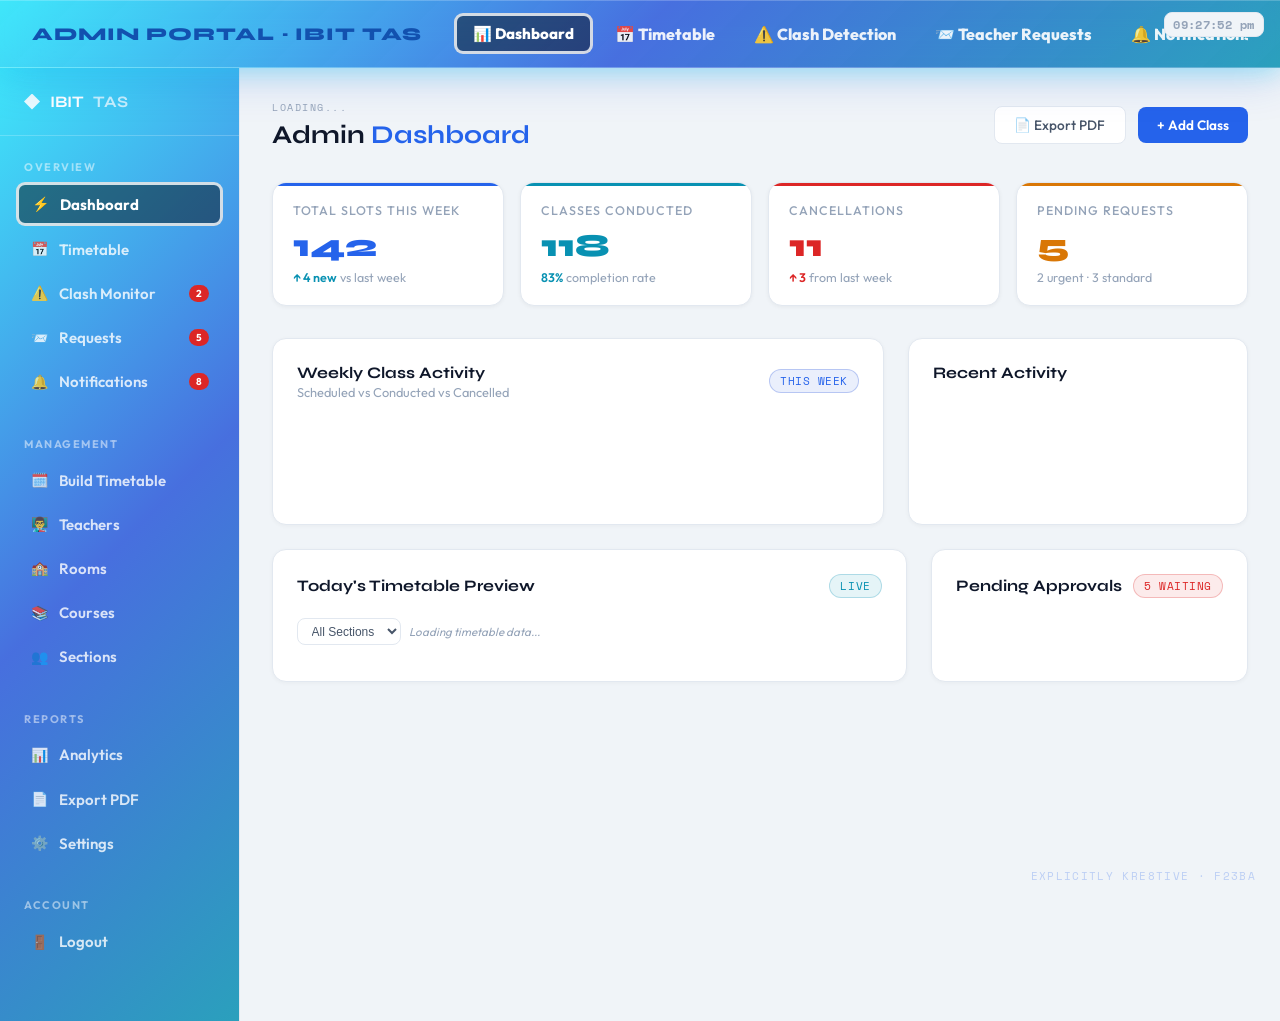
<file: admin.html>
<!DOCTYPE html>
<html lang="en">
<head>
<meta charset="UTF-8">
<meta name="viewport" content="width=device-width, initial-scale=1.0">
<title>Admin Portal - IBIT Timetable Automation</title>
<link rel="preconnect" href="https://fonts.googleapis.com">
<link rel="preconnect" href="https://fonts.gstatic.com" crossorigin>
<link href="https://fonts.googleapis.com/css2?family=Syne:wght@400;600;700;800&family=Outfit:wght@300;400;500;600&family=Space+Mono:wght@400;700&display=swap" rel="stylesheet">
<link rel="stylesheet" href="css/styles.css">
</head>
<body>

<div class="ek-watermark">Explicitly Kre8tive · F23BA</div>

<!-- Toast container -->
<div class="toast-container" id="toastContainer"></div>

<!-- Publish modal -->
<div class="modal-overlay" id="publishModal">
  <div class="modal-box">
    <div class="modal-icon">🚀</div>
    <div class="modal-title">Publish Timetable?</div>
    <div class="modal-sub" id="publishModalSub">This will make the timetable live for all students and teachers in the selected section. Notifications will be sent automatically.</div>
    <div class="modal-actions">
      <button class="modal-cancel" onclick="closePublishModal()">Cancel</button>
      <button class="modal-confirm" onclick="confirmPublish()">Yes, Publish</button>
    </div>
  </div>
</div>

<!-- ADMIN TOP NAV -->
<header class="showcase-header" id="adminNav">
  <div class="brand" style="color:#1251af;">Admin Portal · IBIT TAS</div>
  <nav class="page-nav">
    <button class="nav-btn active" onclick="show('dash',this)">📊 Dashboard</button>
    <button class="nav-btn" onclick="show('tt',this)">📅 Timetable</button>
    <button class="nav-btn" onclick="show('clash',this)">⚠️ Clash Detection</button>
    <button class="nav-btn" onclick="show('req',this)">📨 Teacher Requests</button>
    <button class="nav-btn" onclick="show('notif',this)">🔔 Notifications</button>
    <button class="nav-btn" onclick="show('analytics',this)">📈 Analytics</button>
    <button class="nav-btn" onclick="show('makett',this)" style="background:rgba(29,78,216,.25);border-color:rgba(255,255,255,.5);">🗓️ Build Timetable</button>
    <button class="nav-btn" onclick="show('teachers',this)">👥 Teachers</button>
    <button class="nav-btn" onclick="show('rooms',this)">🏫 Rooms</button>
    <button class="nav-btn" onclick="show('courses',this)">📚 Courses</button>
    <button class="nav-btn" onclick="show('sections',this)">👥 Sections</button>
    <button class="nav-btn" onclick="logout()" style="background:rgba(220,38,38,.15);border-color:rgba(220,38,38,.5);">🚪 Logout</button>
  </nav>
</header>

<div class="canvas">

<!-- ADMIN DASHBOARD -->
<div id="dash" class="page active">
  <div class="app-shell">
    <aside class="sidebar">
      <div class="sidebar-logo"><div class="logo-gem-sm"></div>IBIT <span>TAS</span></div>
      <div class="sidebar-section">
        <div class="sidebar-section-label">Overview</div>
        <div class="sidebar-item active" onclick="sidebarNav(this,'dash')"><span class="sidebar-icon">⚡</span> Dashboard</div>
        <div class="sidebar-item" onclick="sidebarNav(this,'tt')"><span class="sidebar-icon">📅</span> Timetable</div>
        <div class="sidebar-item" onclick="sidebarNav(this,'clash')"><span class="sidebar-icon">⚠️</span> Clash Monitor <span class="sidebar-badge" id="clashCount">2</span></div>
        <div class="sidebar-item" onclick="sidebarNav(this,'req')"><span class="sidebar-icon">📨</span> Requests <span class="sidebar-badge" id="reqCount">5</span></div>
        <div class="sidebar-item" onclick="sidebarNav(this,'notif')"><span class="sidebar-icon">🔔</span> Notifications <span class="sidebar-badge" id="notifCount">8</span></div>
      </div>
      <div class="sidebar-section">
        <div class="sidebar-section-label">Management</div>
        <div class="sidebar-item" onclick="sidebarNav(this,'makett')"><span class="sidebar-icon">🗓️</span> Build Timetable</div>
        <div class="sidebar-item" onclick="sidebarNav(this,'teachers')"><span class="sidebar-icon">👨‍🏫</span> Teachers</div>
        <div class="sidebar-item" onclick="sidebarNav(this,'rooms')"><span class="sidebar-icon">🏫</span> Rooms</div>
        <div class="sidebar-item" onclick="sidebarNav(this,'courses')"><span class="sidebar-icon">📚</span> Courses</div>
        <div class="sidebar-item" onclick="sidebarNav(this,'sections')"><span class="sidebar-icon">👥</span> Sections</div>
      </div>
      <div class="sidebar-section">
        <div class="sidebar-section-label">Reports</div>
        <div class="sidebar-item" onclick="sidebarNav(this,'analytics')"><span class="sidebar-icon">📊</span> Analytics</div>
        <div class="sidebar-item" onclick="exportPDF()"><span class="sidebar-icon">📄</span> Export PDF</div>
        <div class="sidebar-item" onclick="comingSoon('Settings')"><span class="sidebar-icon">⚙️</span> Settings</div>
      </div>
      <div class="sidebar-section">
        <div class="sidebar-section-label">Account</div>
        <div class="sidebar-item" onclick="logout()">
          <span class="sidebar-icon">🚪</span> Logout
        </div>
      </div>
    </aside>
    <main class="main-content">
      <div class="main-header">
        <div>
          <div class="section-label" id="currentDate">Loading...</div>
          <h1 class="page-title">Admin <span>Dashboard</span></h1>
        </div>
        <div class="header-actions">
          <button class="btn btn-ghost" onclick="exportPDF()">📄 Export PDF</button>
          <button class="btn btn-primary" onclick="goPage('makett')">+ Add Class</button>
        </div>
      </div>
      <div class="stat-grid">
        <div class="stat-card gold">
          <div class="stat-label">Total Slots This Week</div>
          <div class="stat-value" style="color:var(--gold-lt)" id="totalSlots">142</div>
          <div class="stat-sub"><span class="stat-trend trend-up">↑ 4 new</span> vs last week</div>
        </div>
        <div class="stat-card teal">
          <div class="stat-label">Classes Conducted</div>
          <div class="stat-value" style="color:var(--teal)" id="conductedClasses">118</div>
          <div class="stat-sub"><span class="stat-trend trend-up">83%</span> completion rate</div>
        </div>
        <div class="stat-card coral">
          <div class="stat-label">Cancellations</div>
          <div class="stat-value" style="color:var(--coral)" id="cancellations">11</div>
          <div class="stat-sub"><span class="stat-trend trend-dn">↑ 3</span> from last week</div>
        </div>
        <div class="stat-card amber">
          <div class="stat-label">Pending Requests</div>
          <div class="stat-value" style="color:var(--amber)" id="pendingRequests">5</div>
          <div class="stat-sub">2 urgent · 3 standard</div>
        </div>
      </div>
      <div class="dash-grid">
        <div class="card">
          <div class="card-header">
            <div>
              <div class="card-title">Weekly Class Activity</div>
              <div class="card-sub">Scheduled vs Conducted vs Cancelled</div>
            </div>
            <span class="pill pill-gold">This Week</span>
          </div>
          <div class="mini-chart" id="weeklyChart">
            <!-- Chart will be populated dynamically -->
          </div>
        </div>
        <div class="card">
          <div class="card-header">
            <div class="card-title">Recent Activity</div>
          </div>
          <div class="activity-list" id="recentActivity">
            <!-- Activity will be populated dynamically -->
          </div>
        </div>
      </div>
      <div class="bottom-grid">
        <div class="card">
          <div class="card-header">
            <div class="card-title">Today's Timetable Preview</div>
            <span class="pill pill-teal" id="ttPreviewPill">Live</span>
          </div>
          <div style="display:flex;gap:.5rem;margin-bottom:.75rem;flex-wrap:wrap;align-items:center">
            <select id="dashPreviewSection" style="font-size:.75rem;padding:.3rem .6rem;border:1.5px solid #E2E8F0;border-radius:8px;color:var(--text2);background:#fff;cursor:pointer;outline:none" onchange="renderDashTTPreview()">
              <option value="all">All Sections</option>
            </select>
            <span id="dashPreviewStatus" style="font-size:.72rem;color:var(--text3);font-style:italic">Loading timetable data...</span>
          </div>
          <div style="overflow-x:auto">
            <table class="mini-tt" id="dashTTPreviewTable">
              <!-- Timetable preview will be populated dynamically -->
            </table>
          </div>
        </div>
        <div class="card">
          <div class="card-header">
            <div class="card-title">Pending Approvals</div>
            <span class="pill pill-coral" id="pendingCount">5 waiting</span>
          </div>
          <div class="req-list" id="pendingApprovals">
            <!-- Pending requests will be populated dynamically -->
          </div>
        </div>
      </div>
    </main>
  </div>
</div>

<!-- Include other page sections (tt, clash, req, etc.) here -->
<!-- These would be similar to the original but adapted for admin role -->

</div>

<!-- Scripts -->
<script src="js/api.js"></script>
<script src="js/api-integration.js"></script>
<script src="js/app-state.js"></script>
<script src="js/data.js"></script>
<script src="js/helpers.js"></script>
<script src="js/toast.js"></script>
<script src="js/export-pdf.js"></script>
<script src="js/notifications.js"></script>
<script src="js/requests.js"></script>
<script src="js/auth.js"></script>
<script src="js/navigation.js"></script>
<script src="js/timetable-view.js"></script>
<script src="js/clash-detection.js"></script>
<script src="js/teacher-request.js"></script>
<script src="js/builder.js"></script>
<script src="js/manage-common.js"></script>
<script src="js/manage-teachers.js"></script>
<script src="js/manage-rooms.js"></script>
<script src="js/manage-courses.js"></script>
<script src="js/manage-sections.js"></script>
<script src="js/dash-preview.js"></script>
<script src="js/admin-init.js"></script>

</body>
</html>
</file>
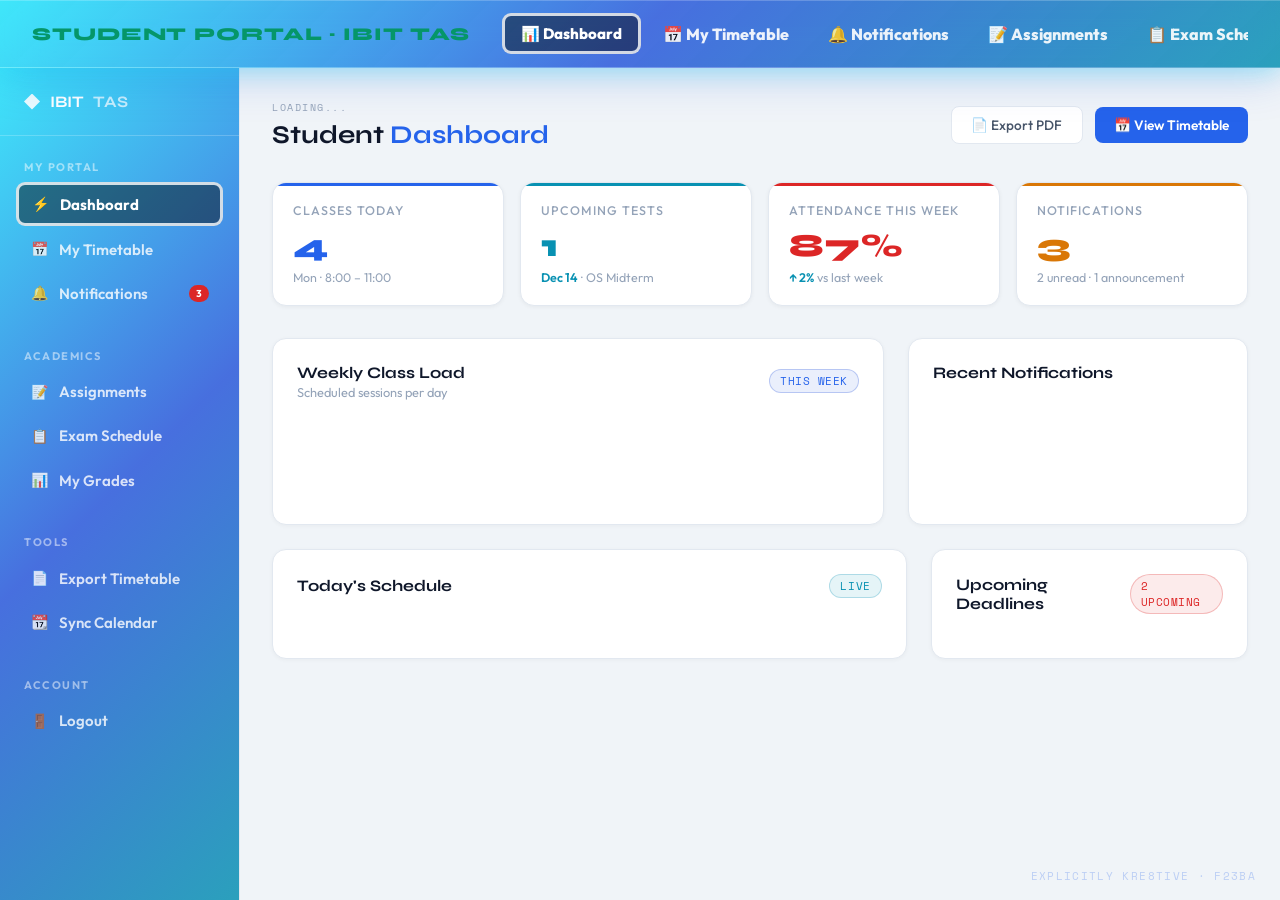
<file: student.html>
<!DOCTYPE html>
<html lang="en">
<head>
<meta charset="UTF-8">
<meta name="viewport" content="width=device-width, initial-scale=1.0">
<title>Student Portal - IBIT Timetable Automation</title>
<link rel="preconnect" href="https://fonts.googleapis.com">
<link rel="preconnect" href="https://fonts.gstatic.com" crossorigin>
<link href="https://fonts.googleapis.com/css2?family=Syne:wght@400;600;700;800&family=Outfit:wght@300;400;500;600&family=Space+Mono:wght@400;700&display=swap" rel="stylesheet">
<link rel="stylesheet" href="css/styles.css">
</head>
<body>

<div class="ek-watermark">Explicitly Kre8tive · F23BA</div>

<!-- Toast container -->
<div class="toast-container" id="toastContainer"></div>

<!-- STUDENT TOP NAV -->
<header class="showcase-header" id="studentNav">
  <div class="brand" style="color:#059669;">Student Portal · IBIT TAS</div>
  <nav class="page-nav">
    <button class="nav-btn active" onclick="show('dash',this)">📊 Dashboard</button>
    <button class="nav-btn" onclick="show('tt',this)">📅 My Timetable</button>
    <button class="nav-btn" onclick="show('notif',this)">🔔 Notifications</button>
    <button class="nav-btn" onclick="show('assignments',this)">📝 Assignments</button>
    <button class="nav-btn" onclick="show('exams',this)">📋 Exam Schedule</button>
    <button class="nav-btn" onclick="logout()" style="background:rgba(220,38,38,.15);border-color:rgba(220,38,38,.5);">🚪 Logout</button>
  </nav>
</header>

<div class="canvas">

<!-- STUDENT DASHBOARD -->
<div id="dash" class="page active">
  <div class="app-shell">
    <aside class="sidebar">
      <div class="sidebar-logo"><div class="logo-gem-sm"></div>IBIT <span>TAS</span></div>
      <div class="sidebar-section">
        <div class="sidebar-section-label">My Portal</div>
        <div class="sidebar-item active" onclick="sidebarNav(this,'dash')"><span class="sidebar-icon">⚡</span> Dashboard</div>
        <div class="sidebar-item" onclick="sidebarNav(this,'tt')"><span class="sidebar-icon">📅</span> My Timetable</div>
        <div class="sidebar-item" onclick="sidebarNav(this,'notif')"><span class="sidebar-icon">🔔</span> Notifications <span class="sidebar-badge" id="studentNotifCount">3</span></div>
      </div>
      <div class="sidebar-section">
        <div class="sidebar-section-label">Academics</div>
        <div class="sidebar-item" onclick="sidebarNav(this,'assignments')"><span class="sidebar-icon">📝</span> Assignments</div>
        <div class="sidebar-item" onclick="sidebarNav(this,'exams')"><span class="sidebar-icon">📋</span> Exam Schedule</div>
        <div class="sidebar-item" onclick="sidebarNav(this,'grades')"><span class="sidebar-icon">📊</span> My Grades</div>
      </div>
      <div class="sidebar-section">
        <div class="sidebar-section-label">Tools</div>
        <div class="sidebar-item" onclick="exportMyTimetable()"><span class="sidebar-icon">📄</span> Export Timetable</div>
        <div class="sidebar-item" onclick="syncCalendar()"><span class="sidebar-icon">📆</span> Sync Calendar</div>
      </div>
      <div class="sidebar-section">
        <div class="sidebar-section-label">Account</div>
        <div class="sidebar-item" onclick="logout()">
          <span class="sidebar-icon">🚪</span> Logout
        </div>
      </div>
    </aside>
    <main class="main-content">
      <div class="main-header">
        <div>
          <div class="section-label" id="currentDate">Loading...</div>
          <h1 class="page-title">Student <span>Dashboard</span></h1>
        </div>
        <div class="header-actions">
          <button class="btn btn-ghost" onclick="exportMyTimetable()">📄 Export PDF</button>
          <button class="btn btn-primary" onclick="goPage('tt')">📅 View Timetable</button>
        </div>
      </div>
      <div class="stat-grid">
        <div class="stat-card gold">
          <div class="stat-label">Classes Today</div>
          <div class="stat-value" style="color:var(--gold-lt)" id="studentTodayClasses">4</div>
          <div class="stat-sub">Mon · 8:00 – 11:00</div>
        </div>
        <div class="stat-card teal">
          <div class="stat-label">Upcoming Tests</div>
          <div class="stat-value" style="color:var(--teal)" id="upcomingTests">1</div>
          <div class="stat-sub"><span class="stat-trend trend-up">Dec 14</span> · OS Midterm</div>
        </div>
        <div class="stat-card coral">
          <div class="stat-label">Attendance This Week</div>
          <div class="stat-value" style="color:var(--coral)" id="weeklyAttendance">87%</div>
          <div class="stat-sub"><span class="stat-trend trend-up">↑ 2%</span> vs last week</div>
        </div>
        <div class="stat-card amber">
          <div class="stat-label">Notifications</div>
          <div class="stat-value" style="color:var(--amber)" id="studentNotifications">3</div>
          <div class="stat-sub">2 unread · 1 announcement</div>
        </div>
      </div>
      <div class="dash-grid">
        <div class="card">
          <div class="card-header">
            <div>
              <div class="card-title">Weekly Class Load</div>
              <div class="card-sub">Scheduled sessions per day</div>
            </div>
            <span class="pill pill-gold">This Week</span>
          </div>
          <div class="mini-chart" id="studentWeeklyChart">
            <!-- Chart will be populated dynamically -->
          </div>
        </div>
        <div class="card">
          <div class="card-header">
            <div class="card-title">Recent Notifications</div>
          </div>
          <div class="activity-list" id="studentNotifications">
            <!-- Notifications will be populated dynamically -->
          </div>
        </div>
      </div>
      <div class="bottom-grid">
        <div class="card">
          <div class="card-header">
            <div class="card-title">Today's Schedule</div>
            <span class="pill pill-teal">Live</span>
          </div>
          <table class="mini-tt" id="studentTodaySchedule">
            <!-- Today's schedule will be populated dynamically -->
          </table>
        </div>
        <div class="card">
          <div class="card-header">
            <div class="card-title">Upcoming Deadlines</div>
            <span class="pill pill-coral" id="deadlineCount">2 upcoming</span>
          </div>
          <div class="activity-list" id="upcomingDeadlines">
            <!-- Deadlines will be populated dynamically -->
          </div>
        </div>
      </div>
    </main>
  </div>
</div>

<!-- STUDENT TIMETABLE PAGE -->
<div id="tt" class="page">
  <div class="tt-page">
    <div class="main-header">
      <div>
        <div class="section-label" id="studentSection">Section F23-Afternoon-A</div>
        <h1 class="page-title">My <span>Timetable</span></h1>
      </div>
      <div class="header-actions">
        <button class="btn btn-ghost" onclick="exportMyTimetable()">📄 Export PDF</button>
        <button class="btn btn-teal" onclick="syncCalendar()">📆 Sync to Calendar</button>
      </div>
    </div>

    <div class="tt-toolbar">
      <div class="tt-title-section">
        <div class="week-nav">
          <button class="week-btn" onclick="previousWeek()">‹</button>
          <div class="week-label" id="weekLabel">Week of Apr 14–18, 2026</div>
          <button class="week-btn" onclick="nextWeek()">›</button>
        </div>
        <div class="view-toggle-group" id="ttViewToggle">
          <button class="view-toggle-btn active" id="btnWeekly" onclick="switchTTView('weekly')">📅 Weekly</button>
          <button class="view-toggle-btn" id="btnMonthly" onclick="switchTTView('monthly')">🗓 Monthly</button>
        </div>
      </div>
      <div class="tt-filters">
        <select class="filter-select" id="studentSemesterFilter" onchange="filterTimetable()">
          <option value="current">Current Semester</option>
          <option value="all">All Semesters</option>
        </select>
        <select class="filter-select" id="studentCourseFilter" onchange="filterTimetable()">
          <option value="all">All Courses</option>
        </select>
      </div>
      <div style="display:flex;gap:.5rem;">
        <span class="pill pill-gold" id="classCount">14 Classes</span>
        <span class="pill pill-coral" id="cancelledCount">2 Cancelled</span>
        <span class="pill pill-amber" id="makeupCount">1 Makeup</span>
      </div>
    </div>

    <!-- WEEKLY VIEW -->
    <div id="weeklyTT" class="tt-grid-wrap">
      <div class="tt-grid">
        <div class="tt-head">
          <div class="tt-head-cell">Time</div>
          <div class="tt-head-cell">Monday<br><small style="font-size:.7rem;font-weight:400;color:var(--text3)" id="monDate">Apr 14</small></div>
          <div class="tt-head-cell">Tuesday<br><small style="font-size:.7rem;font-weight:400;color:var(--text3)" id="tueDate">Apr 15</small></div>
          <div class="tt-head-cell today">Wednesday<br><small style="font-size:.7rem;font-weight:400" id="wedDate">Apr 16 · Today</small></div>
          <div class="tt-head-cell">Thursday<br><small style="font-size:.7rem;font-weight:400;color:var(--text3)" id="thuDate">Apr 17</small></div>
          <div class="tt-head-cell">Friday<br><small style="font-size:.7rem;font-weight:400;color:var(--text3)" id="friDate">Apr 18</small></div>
        </div>
        <div class="tt-body" id="studentTimetableBody">
          <!-- Timetable will be populated dynamically -->
        </div>
      </div>
    </div>

    <!-- MONTHLY VIEW -->
    <div id="monthlyTT" class="monthly-grid-wrapper" style="display:none;">
      <table class="monthly-grid" id="monthlyGrid">
        <thead>
          <tr><th>Mon</th><th>Tue</th><th>Wed</th><th>Thu</th><th>Fri</th></tr>
        </thead>
        <tbody id="monthlyBody">
          <!-- Monthly calendar will be populated dynamically -->
        </tbody>
      </table>
    </div>

    <div class="legend" id="studentLegend">
      <!-- Legend will be populated dynamically -->
    </div>
  </div>
</div>

<!-- ASSIGNMENTS PAGE -->
<div id="assignments" class="page">
  <div class="assignments-page">
    <div class="main-header">
      <div>
        <div class="section-label">Academics</div>
        <h1 class="page-title">My <span>Assignments</span></h1>
      </div>
      <div class="header-actions">
        <button class="btn btn-ghost" onclick="exportAssignments()">📄 Export List</button>
      </div>
    </div>
    
    <div class="assignments-grid">
      <div class="card">
        <div class="card-header">
          <div class="card-title">Pending Assignments</div>
          <span class="pill pill-coral" id="pendingAssignCount">4 pending</span>
        </div>
        <div class="assignment-list" id="pendingAssignments">
          <!-- Pending assignments will be populated dynamically -->
        </div>
      </div>
      
      <div class="card">
        <div class="card-header">
          <div class="card-title">Submitted Assignments</div>
          <span class="pill pill-teal" id="submittedAssignCount">8 submitted</span>
        </div>
        <div class="assignment-list" id="submittedAssignments">
          <!-- Submitted assignments will be populated dynamically -->
        </div>
      </div>
    </div>
  </div>
</div>

<!-- EXAMS PAGE -->
<div id="exams" class="page">
  <div class="exams-page">
    <div class="main-header">
      <div>
        <div class="section-label">Academics</div>
        <h1 class="page-title">Exam <span>Schedule</span></h1>
      </div>
      <div class="header-actions">
        <button class="btn btn-ghost" onclick="exportExamSchedule()">📄 Export Schedule</button>
        <button class="btn btn-primary" onclick="addExamToCalendar()">📆 Add to Calendar</button>
      </div>
    </div>
    
    <div class="exam-grid">
      <div class="card">
        <div class="card-header">
          <div class="card-title">Upcoming Exams</div>
          <span class="pill pill-amber" id="upcomingExamCount">3 upcoming</span>
        </div>
        <div class="exam-list" id="upcomingExams">
          <!-- Upcoming exams will be populated dynamically -->
        </div>
      </div>
      
      <div class="card">
        <div class="card-header">
          <div class="card-title">Past Exams</div>
          <span class="pill pill-gold" id="pastExamCount">2 completed</span>
        </div>
        <div class="exam-list" id="pastExams">
          <!-- Past exams will be populated dynamically -->
        </div>
      </div>
    </div>
  </div>
</div>

<!-- NOTIFICATIONS PAGE -->
<div id="notif" class="page">
  <div class="notif-page">
    <div class="main-header" style="margin-bottom:1.5rem">
      <div>
        <div class="section-label">System Alerts</div>
        <h1 class="page-title">My <span>Notifications</span></h1>
      </div>
      <div class="header-actions">
        <button class="btn btn-ghost" onclick="markAllRead()">Mark All Read</button>
      </div>
    </div>
    
    <div class="notif-layout">
      <div class="notif-sidebar">
        <div class="notif-summary">
          <div class="ns-title">Summary</div>
          <div class="ns-stat">
            <div class="ns-label">Unread</div>
            <div class="ns-count" style="color:var(--gold-lt)" id="unreadCount">3</div>
          </div>
          <div class="ns-stat">
            <div class="ns-label">Today</div>
            <div class="ns-count" id="todayCount">5</div>
          </div>
          <div class="ns-stat">
            <div class="ns-label">This Week</div>
            <div class="ns-count" id="weekCount">12</div>
          </div>
        </div>
        <div class="notif-filter">
          <div class="nf-header">Filter by Type</div>
          <div class="nf-btn active" onclick="filterNotifications('all')">All Notifications <span class="nf-count">3</span></div>
          <div class="nf-btn" onclick="filterNotifications('class')">Class Changes <span class="nf-count">1</span></div>
          <div class="nf-btn" onclick="filterNotifications('assignment')">Assignments <span class="nf-count">1</span></div>
          <div class="nf-btn" onclick="filterNotifications('exam')">Exams <span class="nf-count">1</span></div>
        </div>
      </div>
      
      <div>
        <div class="notif-feed" id="studentNotificationFeed">
          <!-- Notifications will be populated dynamically -->
        </div>
      </div>
    </div>
  </div>
</div>

</div>

<!-- Scripts -->
<script src="js/api.js"></script>
<script src="js/api-integration.js"></script>
<script src="js/app-state.js"></script>
<script src="js/data.js"></script>
<script src="js/helpers.js"></script>
<script src="js/toast.js"></script>
<script src="js/export-pdf.js"></script>
<script src="js/notifications.js"></script>
<script src="js/auth.js"></script>
<script src="js/navigation.js"></script>
<script src="js/timetable-view.js"></script>
<script src="js/student-init.js"></script>

</body>
</html>
</file>
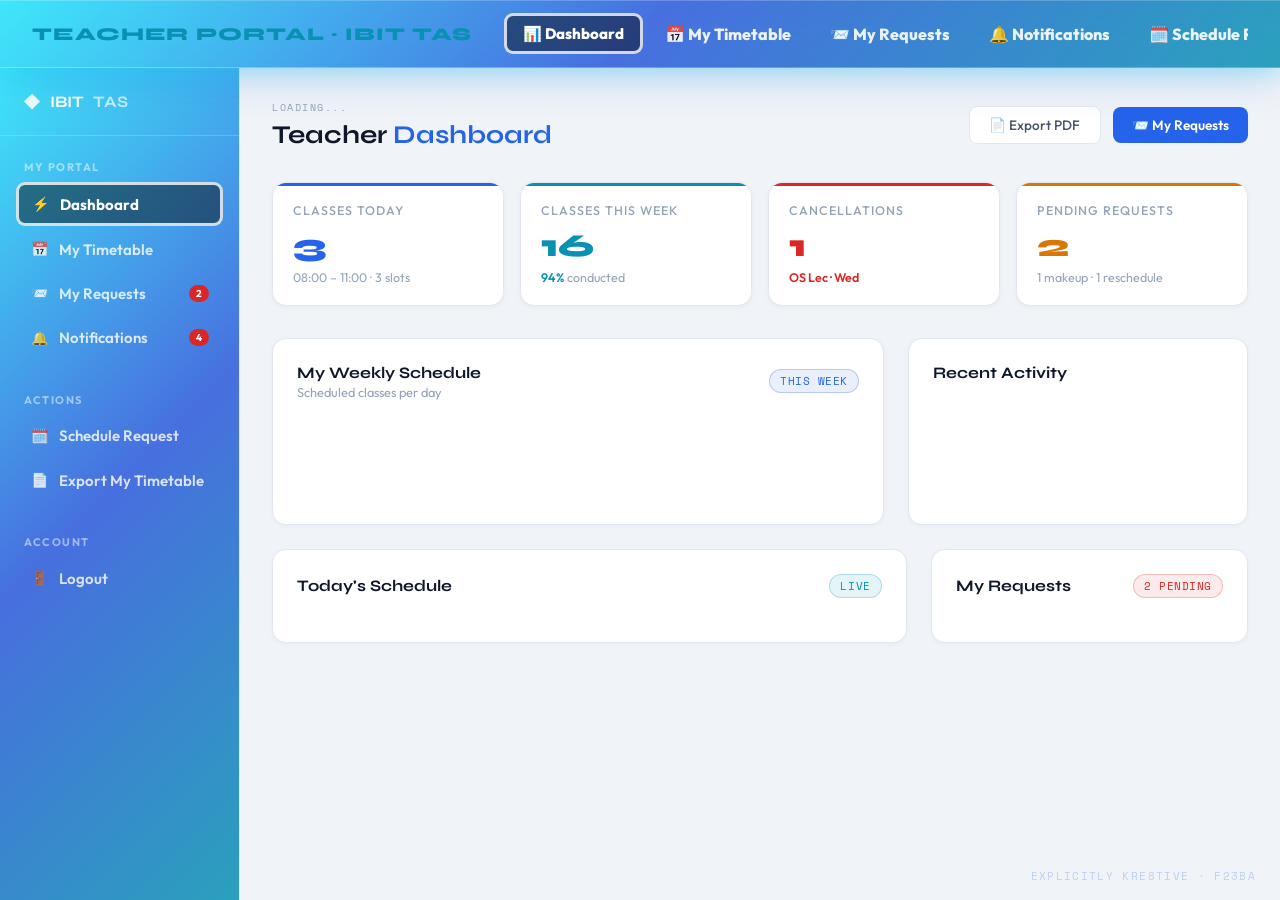
<file: teacher.html>
<!DOCTYPE html>
<html lang="en">
<head>
<meta charset="UTF-8">
<meta name="viewport" content="width=device-width, initial-scale=1.0">
<title>Teacher Portal - IBIT Timetable Automation</title>
<link rel="preconnect" href="https://fonts.googleapis.com">
<link rel="preconnect" href="https://fonts.gstatic.com" crossorigin>
<link href="https://fonts.googleapis.com/css2?family=Syne:wght@400;600;700;800&family=Outfit:wght@300;400;500;600&family=Space+Mono:wght@400;700&display=swap" rel="stylesheet">
<link rel="stylesheet" href="css/styles.css">
</head>
<body>

<div class="ek-watermark">Explicitly Kre8tive · F23BA</div>

<!-- Toast container -->
<div class="toast-container" id="toastContainer"></div>

<!-- Request modal -->
<div class="modal-overlay" id="requestModal">
  <div class="modal-box">
    <div class="modal-icon">📨</div>
    <div class="modal-title">Submit Request</div>
    <div class="modal-sub" id="requestModalSub">Your request will be sent to admin for approval.</div>
    <div class="modal-actions">
      <button class="modal-cancel" onclick="closeRequestModal()">Cancel</button>
      <button class="modal-confirm" onclick="confirmRequest()">Submit Request</button>
    </div>
  </div>
</div>

<!-- TEACHER TOP NAV -->
<header class="showcase-header" id="teacherNav">
  <div class="brand" style="color:#0891b2;">Teacher Portal · IBIT TAS</div>
  <nav class="page-nav">
    <button class="nav-btn active" onclick="show('dash',this)">📊 Dashboard</button>
    <button class="nav-btn" onclick="show('tt',this)">📅 My Timetable</button>
    <button class="nav-btn" onclick="show('req',this)">📨 My Requests</button>
    <button class="nav-btn" onclick="show('notif',this)">🔔 Notifications</button>
    <button class="nav-btn" onclick="show('schedule',this)">🗓️ Schedule Request</button>
    <button class="nav-btn" onclick="logout()" style="background:rgba(220,38,38,.15);border-color:rgba(220,38,38,.5);">🚪 Logout</button>
  </nav>
</header>

<div class="canvas">

<!-- TEACHER DASHBOARD -->
<div id="dash" class="page active">
  <div class="app-shell">
    <aside class="sidebar">
      <div class="sidebar-logo"><div class="logo-gem-sm"></div>IBIT <span>TAS</span></div>
      <div class="sidebar-section">
        <div class="sidebar-section-label">My Portal</div>
        <div class="sidebar-item active" onclick="sidebarNav(this,'dash')"><span class="sidebar-icon">⚡</span> Dashboard</div>
        <div class="sidebar-item" onclick="sidebarNav(this,'tt')"><span class="sidebar-icon">📅</span> My Timetable</div>
        <div class="sidebar-item" onclick="sidebarNav(this,'req')"><span class="sidebar-icon">📨</span> My Requests <span class="sidebar-badge" id="myReqCount">2</span></div>
        <div class="sidebar-item" onclick="sidebarNav(this,'notif')"><span class="sidebar-icon">🔔</span> Notifications <span class="sidebar-badge" id="myNotifCount">4</span></div>
      </div>
      <div class="sidebar-section">
        <div class="sidebar-section-label">Actions</div>
        <div class="sidebar-item" onclick="sidebarNav(this,'schedule')"><span class="sidebar-icon">🗓️</span> Schedule Request</div>
        <div class="sidebar-item" onclick="exportMyPDF()"><span class="sidebar-icon">📄</span> Export My Timetable</div>
      </div>
      <div class="sidebar-section">
        <div class="sidebar-section-label">Account</div>
        <div class="sidebar-item" onclick="logout()">
          <span class="sidebar-icon">🚪</span> Logout
        </div>
      </div>
    </aside>
    <main class="main-content">
      <div class="main-header">
        <div>
          <div class="section-label" id="currentDate">Loading...</div>
          <h1 class="page-title">Teacher <span>Dashboard</span></h1>
        </div>
        <div class="header-actions">
          <button class="btn btn-ghost" onclick="exportMyPDF()">📄 Export PDF</button>
          <button class="btn btn-primary" onclick="goPage('req')">📨 My Requests</button>
        </div>
      </div>
      <div class="stat-grid">
        <div class="stat-card gold">
          <div class="stat-label">Classes Today</div>
          <div class="stat-value" style="color:var(--gold-lt)" id="todayClasses">3</div>
          <div class="stat-sub">08:00 – 11:00 · 3 slots</div>
        </div>
        <div class="stat-card teal">
          <div class="stat-label">Classes This Week</div>
          <div class="stat-value" style="color:var(--teal)" id="weekClasses">16</div>
          <div class="stat-sub"><span class="stat-trend trend-up">94%</span> conducted</div>
        </div>
        <div class="stat-card coral">
          <div class="stat-label">Cancellations</div>
          <div class="stat-value" style="color:var(--coral)" id="myCancellations">1</div>
          <div class="stat-sub"><span class="stat-trend trend-dn">OS Lec · Wed</span></div>
        </div>
        <div class="stat-card amber">
          <div class="stat-label">Pending Requests</div>
          <div class="stat-value" style="color:var(--amber)" id="myPending">2</div>
          <div class="stat-sub">1 makeup · 1 reschedule</div>
        </div>
      </div>
      <div class="dash-grid">
        <div class="card">
          <div class="card-header">
            <div>
              <div class="card-title">My Weekly Schedule</div>
              <div class="card-sub">Scheduled classes per day</div>
            </div>
            <span class="pill pill-gold">This Week</span>
          </div>
          <div class="mini-chart" id="teacherWeeklyChart">
            <!-- Chart will be populated dynamically -->
          </div>
        </div>
        <div class="card">
          <div class="card-header">
            <div class="card-title">Recent Activity</div>
          </div>
          <div class="activity-list" id="teacherRecentActivity">
            <!-- Activity will be populated dynamically -->
          </div>
        </div>
      </div>
      <div class="bottom-grid">
        <div class="card">
          <div class="card-header">
            <div class="card-title">Today's Schedule</div>
            <span class="pill pill-teal">Live</span>
          </div>
          <table class="mini-tt" id="teacherTodaySchedule">
            <!-- Today's schedule will be populated dynamically -->
          </table>
        </div>
        <div class="card">
          <div class="card-header">
            <div class="card-title">My Requests</div>
            <span class="pill pill-coral" id="myRequestCount">2 pending</span>
          </div>
          <div class="req-list" id="myRequestList">
            <!-- Teacher's requests will be populated dynamically -->
          </div>
        </div>
      </div>
    </main>
  </div>
</div>

<!-- SCHEDULE REQUEST PAGE -->
<div id="schedule" class="page">
  <div class="req-page">
    <div class="main-header" style="margin-bottom:1.5rem">
      <div>
        <div class="section-label">Teacher Portal</div>
        <h1 class="page-title">Schedule <span>Request</span></h1>
      </div>
    </div>
    <div class="req-layout">
      <div class="form-card">
        <div class="form-card-header" style="background-color:#65d1eb">
          <div class="form-card-title">New Request</div>
          <div class="form-card-sub">Fill in the details. The system will check availability automatically.</div>
        </div>
        <div class="form-card-body">
          <div class="req-type-tabs">
            <div class="req-tab active" onclick="switchTab(this,'tab-makeup')">🔄 Makeup / Reschedule</div>
            <div class="req-tab" onclick="switchTab(this,'tab-merge')">🔗 Section Merge</div>
            <div class="req-tab" onclick="switchTab(this,'tab-cancel')">❌ Cancel Lecture</div>
          </div>
          <div id="tab-makeup" class="tab-panel active">
            <div class="form-row">
              <div class="form-field">
                <label class="field-label">Course</label>
                <select class="field-input" id="teacherCourseSelect">
                  <option value="">-- Select Course --</option>
                </select>
              </div>
              <div class="form-field">
                <label class="field-label">Section</label>
                <select class="field-input" id="teacherSectionSelect">
                  <option value="">-- Select Section --</option>
                </select>
              </div>
            </div>
            <div class="form-row">
              <div class="form-field">
                <label class="field-label">Original Date</label>
                <input type="date" class="field-input" id="originalDate">
              </div>
              <div class="form-field">
                <label class="field-label">Original Time Slot</label>
                <select class="field-input" id="originalSlot">
                  <option value="">-- Select Slot --</option>
                </select>
              </div>
            </div>
            <div class="form-row">
              <div class="form-field">
                <label class="field-label">Preferred New Date</label>
                <input type="date" class="field-input" id="newDate">
              </div>
              <div class="form-field">
                <label class="field-label">Preferred New Time</label>
                <select class="field-input" id="newSlot">
                  <option value="">-- Select Slot --</option>
                </select>
              </div>
            </div>
            <div class="form-field">
              <label class="field-label">Preferred Room (optional)</label>
              <select class="field-input" id="preferredRoom">
                <option value="">-- Select Room --</option>
              </select>
            </div>
            <div class="form-field">
              <label class="field-label">Reason for Request</label>
              <textarea class="field-textarea" id="requestReason" placeholder="Please provide a reason for your request..."></textarea>
            </div>
            <div class="avail-check" id="availabilityCheck">✓ System will check availability automatically</div>
            <button class="submit-btn" onclick="submitTeacherRequest()">Submit Makeup Request →</button>
          </div>
          <div id="tab-merge" class="tab-panel">
            <div style="background:var(--gold-dim);border:1.5px solid rgba(29,78,216,.2);border-radius:10px;padding:.85rem 1rem;margin-bottom:1.5rem;font-size:.82rem;color:var(--gold-lt)">
              🔗 A section merge combines two sections into one joint class. Both sections will be notified upon approval.
            </div>
            <div class="form-field">
              <label class="field-label">Course to Merge</label>
              <select class="field-input" id="mergeCourse">
                <option value="">-- Select Course --</option>
              </select>
            </div>
            <div class="form-row">
              <div class="form-field">
                <label class="field-label">Section A</label>
                <select class="field-input" id="mergeSectionA">
                  <option value="">-- Select Section A --</option>
                </select>
              </div>
              <div class="form-field">
                <label class="field-label">Section B</label>
                <select class="field-input" id="mergeSectionB">
                  <option value="">-- Select Section B --</option>
                </select>
              </div>
            </div>
            <div style="background:#F8FAFC;border:1px solid #E2E8F0;border-radius:10px;padding:.85rem 1rem;margin-bottom:1.25rem;font-size:.8rem;color:var(--text2)">
              <div style="font-weight:600;color:var(--text);margin-bottom:.35rem">Combined student count</div>
              <span id="combinedStudentCount">Select sections</span>
            </div>
            <div class="form-row">
              <div class="form-field">
                <label class="field-label">Preferred Date</label>
                <input type="date" class="field-input" id="mergeDate">
              </div>
              <div class="form-field">
                <label class="field-label">Preferred Time</label>
                <select class="field-input" id="mergeTime">
                  <option value="">-- Select Slot --</option>
                </select>
              </div>
            </div>
            <div class="form-field">
              <label class="field-label">Preferred Venue</label>
              <select class="field-input" id="mergeVenue">
                <option value="">-- Select Room --</option>
              </select>
            </div>
            <div class="form-field">
              <label class="field-label">Reason</label>
              <textarea class="field-textarea" id="mergeReason" placeholder="Reason for section merge..."></textarea>
            </div>
            <div class="avail-check" id="mergeAvailabilityCheck">✓ System will check venue availability</div>
            <button class="submit-btn" onclick="submitMergeRequest()">Submit Section Merge Request →</button>
          </div>
          <div id="tab-cancel" class="tab-panel">
            <div style="background:var(--coral-dim);border:1.5px solid rgba(220,38,38,.2);border-radius:10px;padding:.85rem 1rem;margin-bottom:1.5rem;font-size:.82rem;color:var(--coral)">
              ❌ Cancellations are logged for admin records. Students will be notified instantly.
            </div>
            <div class="form-row">
              <div class="form-field">
                <label class="field-label">Course</label>
                <select class="field-input" id="cancelCourse">
                  <option value="">-- Select Course --</option>
                </select>
              </div>
              <div class="form-field">
                <label class="field-label">Section</label>
                <select class="field-input" id="cancelSection">
                  <option value="">-- Select Section --</option>
                </select>
              </div>
            </div>
            <div class="form-row">
              <div class="form-field">
                <label class="field-label">Date to Cancel</label>
                <input type="date" class="field-input" id="cancelDate">
              </div>
              <div class="form-field">
                <label class="field-label">Time Slot</label>
                <select class="field-input" id="cancelSlot">
                  <option value="">-- Select Slot --</option>
                </select>
              </div>
            </div>
            <div class="form-field">
              <label class="field-label">Reason</label>
              <select class="field-input" id="cancelReason">
                <option value="">-- Select Reason --</option>
                <option>Personal Emergency</option>
                <option>Sick Leave</option>
                <option>Conference / Event</option>
                <option>Department Meeting</option>
              </select>
            </div>
            <div class="form-field">
              <label class="field-label">Will you arrange a makeup class?</label>
              <select class="field-input" id="makeupPlan">
                <option>Yes — I will submit a makeup request</option>
                <option>No — admin to decide</option>
              </select>
            </div>
            <div class="form-field">
              <label class="field-label">Additional Notes (optional)</label>
              <textarea class="field-textarea" id="cancelNotes" placeholder="Any additional info for admin..."></textarea>
            </div>
            <button class="submit-btn" style="background:var(--coral)" onclick="submitCancelRequest()">Submit Cancellation →</button>
          </div>
        </div>
      </div>
      <div style="display:flex;flex-direction:column;gap:1rem;">
        <div class="workflow-card">
          <div class="workflow-header">
            <div class="workflow-title">Request Workflow</div>
          </div>
          <div class="workflow-body">
            <div class="workflow-step">
              <div class="step-circle sc-done">1</div>
              <div class="step-info">
                <div class="step-name">Submit Request</div>
                <div class="step-desc">You fill the form</div>
              </div>
            </div>
            <div class="workflow-step">
              <div class="step-circle sc-active">2</div>
              <div class="step-info">
                <div class="step-name">System Checks</div>
                <div class="step-desc">Auto-verifies availability</div>
              </div>
            </div>
            <div class="workflow-step">
              <div class="step-circle sc-pending">3</div>
              <div class="step-info">
                <div class="step-name">Admin Review</div>
                <div class="step-desc">Admin approves/rejects</div>
              </div>
            </div>
            <div class="workflow-step">
              <div class="step-circle sc-pending">4</div>
              <div class="step-info">
                <div class="step-name">Timetable Updated</div>
                <div class="step-desc">Changes reflect instantly</div>
              </div>
            </div>
            <div class="workflow-step">
              <div class="step-circle sc-pending">5</div>
              <div class="step-info">
                <div class="step-name">Students Notified</div>
                <div class="step-desc">Push alerts sent</div>
              </div>
            </div>
          </div>
        </div>
        <div class="workflow-card">
          <div class="workflow-header" style="display:flex;justify-content:space-between;align-items:center">
            <div class="workflow-title">My Request History</div>
            <span class="pill pill-gold" id="historyCount">3 total</span>
          </div>
          <div class="workflow-body" style="padding-top:.5rem" id="requestHistory">
            <!-- Request history will be populated dynamically -->
          </div>
        </div>
      </div>
    </div>
  </div>
</div>

<!-- Include other page sections (tt, req, notif) here -->

</div>

<!-- Scripts -->
<script src="js/api.js"></script>
<script src="js/api-integration.js"></script>
<script src="js/app-state.js"></script>
<script src="js/data.js"></script>
<script src="js/helpers.js"></script>
<script src="js/toast.js"></script>
<script src="js/export-pdf.js"></script>
<script src="js/notifications.js"></script>
<script src="js/requests.js"></script>
<script src="js/auth.js"></script>
<script src="js/navigation.js"></script>
<script src="js/timetable-view.js"></script>
<script src="js/teacher-request.js"></script>
<script src="js/teacher-init.js"></script>

</body>
</html>
</file>
<file: css/styles.css>
:root {
    --bg:#F0F4F8; --surface:#FFFFFF; --card:#FFFFFF; --card2:#F8FAFC;
    --border:rgba(30,64,175,0.14); --border2:rgba(0,0,0,0.08);
    --navy:#1E3A5F; --navy-lt:#2D5F8A;
    --gold:#1D4ED8; --gold-lt:#2563EB; --gold-dim:rgba(29,78,216,0.09);
    --teal:#0891B2; --teal-lt:#06B6D4; --teal-dim:rgba(8,145,178,0.10);
    --coral:#DC2626; --coral-dim:rgba(220,38,38,0.09);
    --amber:#D97706; --amber-dim:rgba(217,119,6,0.10);
    --blue:#0369A1; --blue-dim:rgba(3,105,161,0.10);
    --text:#0F172A; --text2:#475569; --text3:#94A3B8;
    --glass:rgba(29,78,216,0.05); --glass-border:rgba(29,78,216,0.12);
  }
  *{margin:0;padding:0;box-sizing:border-box;}
  body{font-family:'Outfit',sans-serif;background:var(--bg);color:var(--text);min-height:100vh;}

  /* NAV */
  .showcase-header{position:fixed;top:0;left:0;right:0;z-index:100;background:linear-gradient(135deg,rgba(32,228,250,.85) 0%,rgba(29,78,216,.80) 50%,rgba(8,145,178,.85) 100%);backdrop-filter:blur(24px) saturate(180%);-webkit-backdrop-filter:blur(24px) saturate(180%);border-bottom:1px solid rgba(255,255,255,.25);padding:0 2rem;display:flex;align-items:center;gap:2rem;height:68px;box-shadow:0 2px 24px rgba(32,228,250,.35),0 4px 48px rgba(29,78,216,.25),inset 0 1px 0 rgba(255,255,255,.20);}
  .brand{font-family:'Syne',sans-serif;font-size:18px;font-weight:800;color:#FFFFFF;letter-spacing:.05em;white-space:nowrap;text-transform:uppercase;}
  .brand span{color:var(--teal);}
  .page-nav{display:flex;gap:5px;overflow-x:auto;scrollbar-width:none;flex:1;}
  .page-nav::-webkit-scrollbar{display:none;}
  .nav-btn{font-family:'Outfit',sans-serif;font-size:16px;font-weight:800;padding:8px 16px;border:1.5px solid transparent;border-radius:8px;background:transparent;color:rgba(255,255,255,.90);cursor:pointer;white-space:nowrap;transition:all .2s;}
  .nav-btn:hover{color:#FFFFFF;background:rgba(0,0,0,.35);border:2.5px solid rgba(255,255,255,.60);border-radius:9px;}
  .nav-btn.active{font-size:15px;font-weight:800;color:#FFFFFF;background:rgba(0,0,0,.45);border:3px solid rgba(255,255,255,.80);border-radius:9px;}
  .canvas{padding-top:68px;}
  .page{display:none;}
  .page.active{display:block;}

  /* SHARED */
  .pill{display:inline-flex;align-items:center;gap:5px;padding:3px 10px;border-radius:20px;font-size:11px;font-weight:500;font-family:'Space Mono',monospace;text-transform:uppercase;letter-spacing:.05em;}
  .pill-gold{background:var(--gold-dim);color:var(--gold-lt);border:1px solid rgba(29,78,216,.25);}
  .pill-teal{background:var(--teal-dim);color:var(--teal);border:1px solid rgba(8,145,178,.25);}
  .pill-coral{background:var(--coral-dim);color:var(--coral);border:1px solid rgba(220,38,38,.25);}
  .pill-amber{background:var(--amber-dim);color:var(--amber);border:1px solid rgba(217,119,6,.25);}
  .pill-blue{background:var(--blue-dim);color:var(--blue);border:1px solid rgba(3,105,161,.25);}
  .section-label{font-family:'Space Mono',monospace;font-size:10px;text-transform:uppercase;letter-spacing:.15em;color:var(--text3);margin-bottom:4px;}

  /* LOGIN */
  .login-wrap{min-height:calc(100vh - 68px);display:grid;grid-template-columns:1fr 1fr;}
  .login-left{background:linear-gradient(145deg,#0F2D5E 0%,#1E3A7A 50%,#0D2447 100%);display:flex;flex-direction:column;justify-content:center;padding:5rem 4rem;position:relative;overflow:hidden;}
  .login-left::before{content:'';position:absolute;width:500px;height:500px;border-radius:50%;background:radial-gradient(circle,rgba(56,182,255,.18) 0%,transparent 65%);top:-120px;left:-120px;}
  .login-left::after{content:'';position:absolute;width:350px;height:350px;border-radius:50%;background:radial-gradient(circle,rgba(29,78,216,.2) 0%,transparent 65%);bottom:40px;right:-60px;}
  .login-left-stripe{position:absolute;top:0;right:0;width:3px;height:100%;background:linear-gradient(180deg,transparent,#38BDF8,transparent);opacity:.5;}
  .login-left-inner{position:relative;z-index:2;}
  .login-logo{font-family:'Syne',sans-serif;font-size:12px;font-weight:700;letter-spacing:.18em;text-transform:uppercase;color:#93C5FD;margin-bottom:3rem;display:flex;align-items:center;gap:.6rem;}
  .logo-gem{width:22px;height:22px;background:#38BDF8;clip-path:polygon(50% 0%,100% 50%,50% 100%,0% 50%);flex-shrink:0;}
  .login-headline{font-family:'Syne',sans-serif;font-size:3.2rem;font-weight:800;line-height:1.1;margin-bottom:1.5rem;color:#FFFFFF;}
  .login-headline em{color:#38BDF8;font-style:normal;}
  .login-sub{color:#93C5FD;font-size:.95rem;line-height:1.75;max-width:380px;margin-bottom:3rem;}
  .login-features{display:flex;flex-direction:column;gap:.85rem;}
  .lf-item{display:flex;align-items:center;gap:.85rem;color:#BFDBFE;font-size:.9rem;}
  .lf-dot{width:8px;height:8px;border-radius:2px;background:#38BDF8;transform:rotate(45deg);flex-shrink:0;}
  .login-right{background:#FFFFFF;border-left:1px solid rgba(29,78,216,.1);display:flex;align-items:center;justify-content:center;padding:4rem 3rem;}
  .login-card{width:100%;max-width:440px;}
  .login-card-header{margin-bottom:2.5rem;}
  .login-card-title{font-family:'Syne',sans-serif;font-size:1.8rem;font-weight:700;margin-bottom:.5rem;color:var(--text);}
  .login-card-title span{color:var(--gold-lt);}
  .login-card-sub{color:var(--text2);font-size:.9rem;}
  .role-selector{display:grid;grid-template-columns:1fr 1fr;gap:.75rem;margin-bottom:2rem;}
  .role-card{border:1.5px solid #E2E8F0;border-radius:12px;padding:1.25rem 1rem;cursor:pointer;transition:all .25s;text-align:center;background:#FAFBFF;}
  .role-card:hover{border-color:rgba(29,78,216,.4);background:var(--gold-dim);transform:translateY(-3px);box-shadow:0 8px 24px rgba(29,78,216,.1);}
  .role-card.selected{border-color:var(--gold-lt);background:var(--gold-dim);}
  .role-icon{width:42px;height:42px;border-radius:10px;display:flex;align-items:center;justify-content:center;font-size:18px;margin:0 auto .7rem;}
  .role-icon-admin{background:var(--gold-dim);}
  .role-icon-teacher{background:var(--teal-dim);}
  .role-icon-student{background:var(--amber-dim);}
  .role-name{font-size:.85rem;font-weight:600;margin-bottom:.2rem;color:var(--text);}
  .role-desc{font-size:.75rem;color:var(--text3);}
  .form-group{margin-bottom:1.25rem;}
  .form-label{font-size:.8rem;font-weight:500;color:var(--text2);margin-bottom:.5rem;display:block;letter-spacing:.04em;}
  .form-input{width:100%;padding:.75rem 1rem;background:#F8FAFC;border:1.5px solid #E2E8F0;border-radius:10px;color:var(--text);font-family:'Outfit',sans-serif;font-size:.9rem;transition:border-color .2s;}
  .form-input:focus{outline:none;border-color:var(--gold-lt);background:#FFFFFF;}
  .login-btn{width:100%;padding:.9rem;background:var(--gold-lt);border:none;border-radius:10px;color:#FFFFFF;font-family:'Outfit',sans-serif;font-weight:700;font-size:1rem;cursor:pointer;transition:all .25s;margin-top:.5rem;letter-spacing:.03em;}
  .login-btn:hover{background:#1D4ED8;transform:translateY(-2px);box-shadow:0 8px 24px rgba(29,78,216,.25);}
  .login-footer{text-align:center;margin-top:1.5rem;color:var(--text3);font-size:.82rem;}
  .login-footer a{color:var(--gold-lt);}

  /* APP SHELL */
  .app-shell{display:grid;grid-template-columns:240px 1fr;min-height:calc(100vh - 68px);}
  .sidebar{background:linear-gradient(135deg,rgba(32,228,250,.85) 0%,rgba(29,78,216,.80) 50%,rgba(8,145,178,.85) 100%);border-right:1px solid #E2E8F0;padding:1.5rem 0;display:flex;flex-direction:column;box-shadow:2px 0 8px rgba(0,0,0,.04);}
  .sidebar-logo{padding:0 1.5rem 1.5rem;font-family:'Syne',sans-serif;font-size:1rem;font-weight:700;border-bottom:1px solid rgba(255,255,255,.2);margin-bottom:1.5rem;display:flex;align-items:center;gap:.6rem;color:#FFFFFF;}
  .sidebar-logo .logo-gem-sm{width:16px;height:16px;background:rgba(255,255,255,.9);clip-path:polygon(50% 0%,100% 50%,50% 100%,0% 50%);flex-shrink:0;}
  .sidebar-logo span{color:rgba(255,255,255,.7);}
  .sidebar-section{padding:0 1rem;margin-bottom:2rem;}
  .sidebar-section-label{font-size:11px;font-weight:700;text-transform:uppercase;letter-spacing:.14em;color:rgba(255,255,255,.50);padding:0 .5rem;margin-bottom:.5rem;}
  .sidebar-item{display:flex;align-items:center;gap:.7rem;padding:.6rem .75rem;border-radius:8px;font-size:15px;font-weight:600;color:rgba(255,255,255,.80);cursor:pointer;transition:all .2s;margin-bottom:2px;border:2px solid transparent;}
  .sidebar-item:hover{background:rgba(0,0,0,.35);color:#FFFFFF;border:2.5px solid rgba(255,255,255,.60);border-radius:9px;}
  .sidebar-item.active{background:rgba(0,0,0,.45);color:#FFFFFF;border:3px solid rgba(255,255,255,.80);border-radius:9px;font-weight:700;}
  .sidebar-icon{width:18px;height:18px;display:flex;align-items:center;justify-content:center;font-size:14px;}
  .sidebar-badge{margin-left:auto;background:var(--coral);color:#fff;font-size:10px;font-weight:700;padding:2px 7px;border-radius:10px;}

  .main-content{background:var(--bg);padding:2rem;overflow:auto;}
  .main-header{display:flex;align-items:center;justify-content:space-between;margin-bottom:2rem;}
  .page-title{font-family:'Syne',sans-serif;font-size:1.6rem;font-weight:700;color:var(--text);}
  .page-title span{color:var(--gold-lt);}
  .header-actions{display:flex;gap:.75rem;align-items:center;}
  .btn{padding:.55rem 1.2rem;border-radius:8px;font-size:.85rem;font-weight:500;cursor:pointer;border:none;font-family:'Outfit',sans-serif;transition:all .2s;}
  .btn-ghost{background:#FFFFFF;color:var(--text2);border:1.5px solid #E2E8F0;}
  .btn-ghost:hover{background:var(--gold-dim);color:var(--gold-lt);border-color:rgba(29,78,216,.2);transform:translateY(-1px);}
  .btn-primary{background:var(--gold-lt);color:#FFFFFF;font-weight:600;}
  .btn-primary:hover{background:#1D4ED8;transform:translateY(-1px);box-shadow:0 4px 16px rgba(29,78,216,.2);}
  .btn-teal{background:var(--teal-dim);color:var(--teal);border:1px solid rgba(8,145,178,.3);}
  .btn-teal:hover{background:rgba(8,145,178,.18);transform:translateY(-1px);}
  .btn-coral{background:var(--coral-dim);color:var(--coral);border:1px solid rgba(220,38,38,.3);}
  .btn-coral:hover{background:rgba(220,38,38,.18);transform:translateY(-1px);}

  /* DASHBOARD STATS */
  .stat-grid{display:grid;grid-template-columns:repeat(4,1fr);gap:1rem;margin-bottom:2rem;}
  .stat-card{background:#FFFFFF;border:1.5px solid #E2E8F0;border-radius:14px;padding:1.25rem;position:relative;overflow:hidden;transition:all .25s;cursor:default;box-shadow:0 1px 4px rgba(0,0,0,.05);}
  .stat-card:hover{transform:translateY(-4px);border-color:rgba(29,78,216,.2);box-shadow:0 12px 32px rgba(29,78,216,.1);}
  .stat-card::before{content:'';position:absolute;top:0;left:0;right:0;height:3px;}
  .stat-card.gold::before{background:var(--gold-lt);}
  .stat-card.teal::before{background:var(--teal);}
  .stat-card.coral::before{background:var(--coral);}
  .stat-card.amber::before{background:var(--amber);}
  .stat-label{font-size:.78rem;color:var(--text3);margin-bottom:.5rem;font-weight:500;text-transform:uppercase;letter-spacing:.08em;}
  .stat-value{font-family:'Syne',sans-serif;font-size:2rem;font-weight:800;margin-bottom:.3rem;}
  .stat-sub{font-size:.78rem;color:var(--text3);}
  .stat-trend{font-size:.78rem;font-weight:600;}
  .trend-up{color:var(--teal);}
  .trend-dn{color:var(--coral);}

  .dash-grid{display:grid;grid-template-columns:1fr 340px;gap:1.5rem;margin-bottom:1.5rem;}
  .card{background:#FFFFFF;border:1.5px solid #E2E8F0;border-radius:14px;padding:1.5rem;transition:border-color .2s;box-shadow:0 1px 4px rgba(0,0,0,.04);}
  .card:hover{border-color:rgba(29,78,216,.15);}
  .card-header{display:flex;align-items:center;justify-content:space-between;margin-bottom:1.25rem;}
  .card-title{font-family:'Syne',sans-serif;font-size:1rem;font-weight:700;color:var(--text);}
  .card-sub{font-size:.8rem;color:var(--text3);margin-top:2px;}

  .mini-chart{display:flex;align-items:flex-end;gap:6px;height:80px;}
  .bar-wrap{flex:1;display:flex;flex-direction:column;align-items:center;gap:4px;}
  .bar{width:100%;border-radius:4px 4px 0 0;transition:height .3s;min-width:12px;}
  .bar-label{font-size:9px;color:var(--text3);font-family:'Space Mono',monospace;}

  .activity-list{display:flex;flex-direction:column;gap:.75rem;}
  .activity-item{display:flex;gap:.75rem;align-items:flex-start;}
  .activity-dot{width:8px;height:8px;border-radius:50%;flex-shrink:0;margin-top:4px;}
  .activity-text{font-size:.83rem;color:var(--text2);line-height:1.5;}
  .activity-text strong{color:var(--text);font-weight:600;}
  .activity-time{font-size:.75rem;color:var(--text3);margin-top:2px;font-family:'Space Mono',monospace;}

  .bottom-grid{display:grid;grid-template-columns:2fr 1fr;gap:1.5rem;}

  .mini-tt{width:100%;border-collapse:collapse;font-size:.78rem;}
  .mini-tt th{background:#F8FAFC;color:var(--text2);font-weight:600;padding:.5rem .4rem;text-align:center;font-size:.75rem;letter-spacing:.04em;border:1px solid #E2E8F0;}
  .mini-tt td{border:1px solid #E2E8F0;padding:.3rem;min-width:80px;}
  .tt-cell{border-radius:6px;padding:.35rem .5rem;font-size:.75rem;font-weight:500;text-align:center;line-height:1.3;transition:all .15s;cursor:pointer;}
  .tt-cell:hover{filter:brightness(.93);transform:scale(1.03);}
  .tc-gold{background:rgba(29,78,216,.1);color:var(--gold-lt);}
  .tc-teal{background:rgba(8,145,178,.1);color:var(--teal);}
  .tc-coral{background:rgba(220,38,38,.1);color:var(--coral);}
  .tc-amber{background:rgba(217,119,6,.1);color:var(--amber);}
  .tc-blue{background:rgba(3,105,161,.1);color:var(--blue);}

  .req-list{display:flex;flex-direction:column;gap:.6rem;}
  .req-item{background:#F8FAFC;border:1.5px solid #E2E8F0;border-radius:10px;padding:.75rem 1rem;display:flex;align-items:center;justify-content:space-between;gap:.75rem;transition:all .2s;}
  .req-item:hover{border-color:rgba(29,78,216,.2);background:var(--gold-dim);}
  .req-info{flex:1;}
  .req-teacher{font-size:.83rem;font-weight:600;margin-bottom:.15rem;color:var(--text);}
  .req-detail{font-size:.75rem;color:var(--text3);}
  .req-actions{display:flex;gap:.4rem;}
  .req-btn{padding:.3rem .7rem;border-radius:6px;font-size:.75rem;font-weight:600;cursor:pointer;border:none;font-family:'Outfit',sans-serif;transition:all .15s;}
  .req-btn:hover{transform:scale(1.05);}
  .req-approve{background:rgba(8,145,178,.12);color:var(--teal);}
  .req-reject{background:var(--coral-dim);color:var(--coral);}

  /* TIMETABLE VIEW PAGE */
  .tt-page{padding:2rem;background:var(--bg);min-height:calc(100vh - 68px);}
  .tt-toolbar{display:flex;align-items:center;justify-content:space-between;background:#FFFFFF;border:1.5px solid #E2E8F0;border-radius:14px;padding:1rem 1.5rem;margin-bottom:1.5rem;gap:1rem;flex-wrap:wrap;box-shadow:0 1px 4px rgba(0,0,0,.04);}
  .tt-title-section{display:flex;align-items:center;gap:1rem;}
  .week-nav{display:flex;align-items:center;gap:.5rem;}
  .week-btn{width:32px;height:32px;border-radius:8px;background:#F8FAFC;border:1.5px solid #E2E8F0;color:var(--text2);cursor:pointer;font-size:14px;display:flex;align-items:center;justify-content:center;transition:all .2s;}
  .week-btn:hover{background:var(--gold-dim);color:var(--gold-lt);border-color:rgba(29,78,216,.25);}
  .week-label{font-family:'Syne',sans-serif;font-size:1rem;font-weight:700;color:var(--text);}
  .tt-filters{display:flex;gap:.5rem;flex-wrap:wrap;}
  .filter-select{padding:.45rem .9rem;background:#F8FAFC;border:1.5px solid #E2E8F0;border-radius:8px;color:var(--text);font-size:.82rem;font-family:'Outfit',sans-serif;cursor:pointer;transition:border-color .2s;}
  .filter-select:focus{outline:none;border-color:var(--gold-lt);}

  .tt-grid-wrap{overflow-x:auto;}
  .tt-grid{border-radius:14px;overflow:hidden;border:1.5px solid #E2E8F0;box-shadow:0 1px 8px rgba(0,0,0,.06);}
  .tt-head{display:grid;grid-template-columns:90px repeat(5,1fr);background:#F8FAFC;}
  .tt-head-cell{padding:.75rem;border-right:1px solid #E2E8F0;font-size:.8rem;font-weight:600;text-align:center;color:var(--text2);letter-spacing:.04em;text-transform:uppercase;}
  .tt-head-cell.today{background:var(--gold-dim);color:var(--gold-lt);}
  .tt-body{background:#FFFFFF;}
  .tt-row{display:grid;grid-template-columns:90px repeat(5,1fr);border-top:1px solid #E2E8F0;}
  .tt-time{padding:.6rem .5rem;border-right:1px solid #E2E8F0;font-family:'Space Mono',monospace;font-size:.75rem;color:var(--text3);text-align:right;display:flex;align-items:center;justify-content:flex-end;padding-right:.75rem;background:#F8FAFC;}
  .tt-slot{border-right:1px solid #E2E8F0;padding:.4rem;min-height:64px;position:relative;}
  .class-block{border-radius:8px;padding:.5rem .6rem;height:100%;cursor:pointer;transition:all .2s;display:flex;flex-direction:column;justify-content:center;}
  .class-block:hover{filter:brightness(.93);transform:scale(1.03);box-shadow:0 4px 12px rgba(0,0,0,.1);}
  .cb-course{font-size:.78rem;font-weight:600;margin-bottom:.15rem;white-space:nowrap;overflow:hidden;text-overflow:ellipsis;}
  .cb-room{font-size:.7rem;opacity:.8;}
  .cb-teacher{font-size:.7rem;opacity:.7;margin-top:.1rem;}

  .legend{display:flex;gap:1.5rem;margin-top:1.25rem;flex-wrap:wrap;}
  .legend-item{display:flex;align-items:center;gap:.5rem;font-size:.8rem;color:var(--text2);}
  .legend-dot{width:10px;height:10px;border-radius:3px;}

  /* CLASH PAGE */
  .clash-page{padding:2rem;background:var(--bg);min-height:calc(100vh - 68px);}
  .clash-banner{background:linear-gradient(135deg,rgba(220,38,38,.08),rgba(220,38,38,.03));border:1.5px solid rgba(220,38,38,.25);border-radius:14px;padding:1.5rem 2rem;margin-bottom:2rem;display:flex;align-items:center;gap:1.5rem;}
  .clash-icon-big{font-size:2.5rem;}
  .clash-banner-text h2{font-family:'Syne',sans-serif;font-size:1.4rem;font-weight:700;color:var(--coral);margin-bottom:.3rem;}
  .clash-banner-text p{color:var(--text2);font-size:.9rem;}
  .clash-grid{display:grid;grid-template-columns:1fr 1fr;gap:1.5rem;margin-bottom:2rem;}
  .clash-card{background:#FFFFFF;border:1.5px solid rgba(220,38,38,.2);border-radius:14px;padding:1.5rem;border-left:4px solid var(--coral);transition:all .2s;box-shadow:0 1px 4px rgba(0,0,0,.04);}
  .clash-card:hover{transform:translateY(-3px);box-shadow:0 12px 32px rgba(220,38,38,.1);}
  .clash-card-header{display:flex;justify-content:space-between;align-items:center;margin-bottom:1rem;}
  .clash-type{font-family:'Syne',sans-serif;font-size:1rem;font-weight:700;color:var(--coral);}
  .conflict-items{display:flex;flex-direction:column;gap:.75rem;}
  .conflict-row{background:#F8FAFC;border-radius:10px;border:1px solid #E2E8F0;padding:.85rem 1rem;display:flex;align-items:center;justify-content:space-between;gap:.5rem;}
  .conflict-label{font-size:.8rem;color:var(--text3);margin-bottom:.2rem;}
  .conflict-value{font-size:.9rem;font-weight:600;color:var(--text);}
  .vs-badge{background:var(--coral-dim);color:var(--coral);font-size:.75rem;font-weight:700;padding:4px 10px;border-radius:6px;white-space:nowrap;font-family:'Space Mono',monospace;}
  .suggestions{background:#FFFFFF;border:1.5px solid #E2E8F0;border-radius:14px;padding:1.5rem;box-shadow:0 1px 4px rgba(0,0,0,.04);}
  .sug-header{display:flex;align-items:center;justify-content:space-between;margin-bottom:1.25rem;}
  .sug-title{font-family:'Syne',sans-serif;font-size:1.1rem;font-weight:700;color:var(--teal);}
  .sug-grid{display:grid;grid-template-columns:repeat(3,1fr);gap:.75rem;}
  .sug-card{background:var(--teal-dim);border:1.5px solid rgba(8,145,178,.2);border-radius:10px;padding:1rem;cursor:pointer;transition:all .2s;}
  .sug-card:hover{background:rgba(8,145,178,.18);transform:translateY(-3px);box-shadow:0 8px 20px rgba(8,145,178,.12);}
  .sug-card-rank{font-family:'Space Mono',monospace;font-size:.7rem;color:var(--teal);margin-bottom:.35rem;}
  .sug-day{font-size:.9rem;font-weight:600;color:var(--text);margin-bottom:.2rem;}
  .sug-time{font-size:.82rem;color:var(--text2);margin-bottom:.35rem;}
  .sug-btn{width:100%;padding:.5rem;border-radius:7px;font-size:.8rem;font-weight:700;border:none;cursor:pointer;font-family:'Outfit',sans-serif;background:var(--teal);color:#FFFFFF;margin-top:.5rem;transition:all .2s;}
  .sug-btn:hover{background:var(--teal-lt);}

  /* TEACHER REQUEST */
  .req-page{padding:2rem;background:var(--bg);min-height:calc(100vh - 68px);}
  .req-layout{display:grid;grid-template-columns:1fr 360px;gap:1.5rem;align-items:start;}
  .form-card{background:#FFFFFF;border:1.5px solid #E2E8F0;border-radius:16px;overflow:hidden;box-shadow:0 1px 6px rgba(0,0,0,.05);}
  .form-card-header{background:linear-gradient(135deg,rgba(29,78,216,.08),rgba(8,145,178,.05));padding:1.75rem 2rem;border-bottom:1px solid #E2E8F0;}
  .form-card-title{font-family:'Syne',sans-serif;font-size:1.4rem;font-weight:700;margin-bottom:.35rem;color:var(--text);}
  .form-card-sub{color:var(--text2);font-size:.88rem;}
  .form-card-body{padding:2rem;}
  .req-type-tabs{display:flex;gap:.5rem;margin-bottom:2rem;}
  .req-tab{flex:1;padding:.7rem;border-radius:10px;text-align:center;font-size:.82rem;font-weight:500;cursor:pointer;transition:all .2s;border:1.5px solid #E2E8F0;color:var(--text2);background:#F8FAFC;}
  .req-tab:hover{border-color:rgba(29,78,216,.25);color:var(--gold-lt);background:var(--gold-dim);}
  .req-tab.active{background:var(--gold-dim);border-color:rgba(29,78,216,.3);color:var(--gold-lt);}
  .tab-panel{display:none;}
  .tab-panel.active{display:block;}
  .form-row{display:grid;grid-template-columns:1fr 1fr;gap:1rem;}
  .form-field{margin-bottom:1.25rem;}
  .field-label{font-size:.78rem;font-weight:600;letter-spacing:.06em;text-transform:uppercase;color:var(--text3);margin-bottom:.5rem;display:block;}
  .field-input{width:100%;padding:.7rem 1rem;background:#F8FAFC;border:1.5px solid #E2E8F0;border-radius:10px;color:var(--text);font-family:'Outfit',sans-serif;font-size:.9rem;transition:border-color .2s;}
  .field-input:focus{outline:none;border-color:var(--gold-lt);background:#FFFFFF;}
  .field-textarea{width:100%;padding:.75rem 1rem;min-height:90px;background:#F8FAFC;border:1.5px solid #E2E8F0;border-radius:10px;color:var(--text);font-family:'Outfit',sans-serif;font-size:.9rem;resize:vertical;transition:border-color .2s;}
  .field-textarea:focus{outline:none;border-color:var(--gold-lt);background:#FFFFFF;}
  .submit-btn{width:100%;padding:1rem;border-radius:12px;border:none;background:var(--gold-lt);color:#FFFFFF;font-family:'Syne',sans-serif;font-weight:700;font-size:1rem;cursor:pointer;transition:all .2s;letter-spacing:.04em;}
  .submit-btn:hover{background:#1D4ED8;transform:translateY(-2px);box-shadow:0 8px 24px rgba(29,78,216,.2);}
  .avail-check{background:rgba(8,145,178,.08);border:1.5px solid rgba(8,145,178,.2);border-radius:10px;padding:.85rem 1rem;margin-bottom:1.5rem;font-size:.82rem;color:var(--teal);}
  .workflow-card{background:#FFFFFF;border:1.5px solid #E2E8F0;border-radius:16px;overflow:hidden;box-shadow:0 1px 4px rgba(0,0,0,.04);}
  .workflow-header{padding:1.25rem 1.5rem;border-bottom:1px solid #E2E8F0;}
  .workflow-title{font-family:'Syne',sans-serif;font-size:.95rem;font-weight:700;color:var(--text);}
  .workflow-body{padding:1.5rem;}
  .workflow-step{display:flex;gap:1rem;position:relative;padding-bottom:1.5rem;}
  .workflow-step:last-child{padding-bottom:0;}
  .workflow-step::before{content:'';position:absolute;left:15px;top:34px;width:2px;height:calc(100% - 10px);background:#E2E8F0;}
  .workflow-step:last-child::before{display:none;}
  .step-circle{width:32px;height:32px;border-radius:50%;flex-shrink:0;display:flex;align-items:center;justify-content:center;font-family:'Space Mono',monospace;font-size:.75rem;font-weight:700;z-index:1;}
  .sc-done{background:rgba(8,145,178,.12);color:var(--teal);border:2px solid rgba(8,145,178,.3);}
  .sc-active{background:var(--gold-dim);color:var(--gold-lt);border:2px solid rgba(29,78,216,.3);}
  .sc-pending{background:#F8FAFC;color:var(--text3);border:2px solid #E2E8F0;}
  .step-info{padding-top:.4rem;}
  .step-name{font-size:.88rem;font-weight:600;margin-bottom:.15rem;color:var(--text);}
  .step-desc{font-size:.78rem;color:var(--text3);}
  .hist-item{display:flex;gap:.75rem;margin-bottom:.75rem;}
  .hist-title{font-size:.82rem;font-weight:600;margin-bottom:.15rem;color:var(--text);}
  .hist-meta{font-size:.75rem;color:var(--text3);}

  /* NOTIFICATIONS */
  .notif-page{padding:2rem;background:var(--bg);min-height:calc(100vh - 68px);}
  .notif-layout{display:grid;grid-template-columns:280px 1fr;gap:1.5rem;}
  .notif-sidebar{display:flex;flex-direction:column;gap:1rem;}
  .notif-summary{background:linear-gradient(135deg,rgba(32,228,250,.15) 0%,rgba(29,78,216,.20) 50%,rgba(8,145,178,.15) 100%);backdrop-filter:blur(24px) saturate(180%);border:4px solid rgba(12,49,161,.25);border-radius:14px;padding:1.25rem;box-shadow:0 4px 24px rgba(32,228,250,.20),0 8px 32px rgba(29,78,216,.15),inset 0 1px 0 rgba(255,255,255,.15);}
  .ns-title{font-family:'Syne',sans-serif;font-size:.95rem;font-weight:700;margin-bottom:1rem;color:var(--text);}
  .ns-stat{display:flex;justify-content:space-between;align-items:center;padding:.5rem 0;border-top:1px solid #E2E8F0;}
  .ns-label{font-size:.82rem;color:var(--text2);}
  .ns-count{font-size:.85rem;font-weight:700;}
  .notif-filter{background:linear-gradient(135deg,rgba(32,228,250,.15) 0%,rgba(29,78,216,.20) 50%,rgba(8,145,178,.15) 100%);backdrop-filter:blur(24px) saturate(180%);border:4px solid rgba(12,49,161,.25);border-radius:14px;padding:1.25rem;box-shadow:0 4px 24px rgba(32,228,250,.20),0 8px 32px rgba(29,78,216,.15),inset 0 1px 0 rgba(255,255,255,.15);}
  .nf-header{padding:.75rem 1rem;border-bottom:1px solid #E2E8F0;font-size:.82rem;font-weight:600;text-transform:uppercase;letter-spacing:.08em;color:var(--text3);}
  .nf-btn{display:flex;align-items:center;justify-content:space-between;padding:.65rem 1rem;font-size:.85rem;cursor:pointer;border-top:1px solid #E2E8F0;color:var(--text2);transition:all .15s;}
  .nf-btn:first-of-type{border-top:none;}
  .nf-btn:hover{background:var(--gold-dim);color:var(--gold-lt);}
  .nf-btn.active{background:var(--gold-dim);color:var(--gold-lt);}
  .nf-count{font-size:.75rem;font-weight:700;padding:2px 8px;border-radius:10px;background:var(--gold-dim);color:var(--gold-lt);}
  .notif-feed{display:flex;flex-direction:column;gap:0;}
  .notif-card{background:#FFFFFF;border:1.5px solid #E2E8F0;border-radius:0;border-bottom:none;padding:1.25rem 1.5rem;display:flex;gap:1rem;align-items:flex-start;transition:all .15s;cursor:pointer;}
  .notif-card:first-child{border-radius:14px 14px 0 0;}
  .notif-card:last-child{border-radius:0 0 14px 14px;border-bottom:1.5px solid #E2E8F0;}
  .notif-card:hover{background:#F8FAFC;padding-left:1.75rem;}
  .notif-card.unread{border-left:3px solid var(--gold-lt);}
  .notif-card.unread.teal{border-left-color:var(--teal);}
  .notif-card.unread.coral{border-left-color:var(--coral);}
  .notif-card.unread.amber{border-left-color:var(--amber);}
  .notif-dot{width:36px;height:36px;border-radius:10px;flex-shrink:0;display:flex;align-items:center;justify-content:center;font-size:16px;}
  .nd-gold{background:var(--gold-dim);}
  .nd-teal{background:var(--teal-dim);}
  .nd-coral{background:var(--coral-dim);}
  .nd-amber{background:var(--amber-dim);}
  .notif-body{flex:1;}
  .notif-title{font-size:.88rem;font-weight:600;margin-bottom:.25rem;color:var(--text);}
  .notif-msg{font-size:.82rem;color:var(--text2);line-height:1.5;margin-bottom:.35rem;}
  .notif-meta{font-size:.75rem;color:var(--text3);font-family:'Space Mono',monospace;}
  .notif-unread-dot{width:8px;height:8px;border-radius:50%;background:var(--gold-lt);flex-shrink:0;margin-top:6px;}

  /* ANALYTICS */
  .analytics-page{padding:2rem;background:var(--bg);min-height:calc(100vh - 68px);}
  .analytics-header{margin-bottom:2rem;}
  .analytics-title{font-family:'Syne',sans-serif;font-size:1.6rem;font-weight:700;margin-bottom:.3rem;color:var(--text);}
  .analytics-sub{color:var(--text2);font-size:.88rem;}
  .kpi-grid{display:grid;grid-template-columns:repeat(4,1fr);gap:1rem;margin-bottom:2rem;}
  .kpi-card{background:#FFFFFF;border:1.5px solid #E2E8F0;border-radius:14px;padding:1.25rem;position:relative;transition:all .25s;box-shadow:0 1px 4px rgba(0,0,0,.04);}
  .kpi-card:hover{transform:translateY(-4px);box-shadow:0 12px 32px rgba(29,78,216,.1);}
  .kpi-icon{width:40px;height:40px;border-radius:10px;display:flex;align-items:center;justify-content:center;font-size:18px;margin-bottom:.75rem;}
  .kpi-num{font-family:'Syne',sans-serif;font-size:2rem;font-weight:800;line-height:1;margin-bottom:.3rem;}
  .kpi-label{font-size:.78rem;color:var(--text3);font-weight:500;text-transform:uppercase;letter-spacing:.07em;}
  .kpi-delta{font-size:.78rem;font-weight:600;margin-top:.3rem;}
  .kpi-bar{position:absolute;bottom:0;left:0;right:0;height:3px;border-radius:0 0 14px 14px;}
  .analytics-main{display:grid;grid-template-columns:2fr 1fr;gap:1.5rem;margin-bottom:1.5rem;}
  .chart-card{background:#FFFFFF;border:1.5px solid #E2E8F0;border-radius:14px;padding:1.5rem;transition:border-color .2s;box-shadow:0 1px 4px rgba(0,0,0,.04);}
  .chart-card:hover{border-color:rgba(29,78,216,.15);}
  .chart-title{font-family:'Syne',sans-serif;font-size:1rem;font-weight:700;margin-bottom:1.5rem;color:var(--text);}
  .bar-chart{display:flex;align-items:flex-end;gap:12px;height:140px;padding-bottom:1.5rem;position:relative;}
  .bar-chart::after{content:'';position:absolute;bottom:1.5rem;left:0;right:0;height:1px;background:#E2E8F0;}
  .bc-group{flex:1;display:flex;gap:4px;align-items:flex-end;}
  .bc-bar{flex:1;border-radius:4px 4px 0 0;min-height:8px;transition:opacity .2s;}
  .bc-bar:hover{opacity:.7;}
  .bc-label{text-align:center;font-size:.72rem;color:var(--text3);font-family:'Space Mono',monospace;margin-top:.5rem;}
  .chart-legend{display:flex;gap:1.5rem;margin-top:.5rem;}
  .cl-item{display:flex;align-items:center;gap:.4rem;font-size:.78rem;color:var(--text2);}
  .cl-dot{width:8px;height:8px;border-radius:2px;}
  .donut-wrap{display:flex;align-items:center;gap:2rem;}
  .donut-legend{flex:1;}
  .dl-item{display:flex;align-items:center;justify-content:space-between;padding:.4rem 0;border-top:1px solid #E2E8F0;}
  .dl-item:first-child{border-top:none;}
  .dl-label{display:flex;align-items:center;gap:.5rem;font-size:.82rem;color:var(--text);}
  .dl-square{width:10px;height:10px;border-radius:2px;}
  .dl-pct{font-size:.82rem;font-weight:700;font-family:'Space Mono',monospace;}
  .analytics-bottom{display:grid;grid-template-columns:1fr 1fr;gap:1.5rem;}
  .teacher-table{width:100%;border-collapse:collapse;font-size:.82rem;}
  .teacher-table th{padding:.6rem .75rem;text-align:left;color:var(--text3);font-size:.75rem;text-transform:uppercase;letter-spacing:.06em;border-bottom:1.5px solid #E2E8F0;}
  .teacher-table td{padding:.65rem .75rem;border-bottom:1px solid #E2E8F0;color:var(--text2);}
  .teacher-table tr:hover td{background:var(--gold-dim);color:var(--text);}
  .teacher-table tr:last-child td{border-bottom:none;}
  .perf-bar-wrap{display:flex;align-items:center;gap:.5rem;}
  .perf-bar{height:6px;border-radius:3px;flex:1;background:#E2E8F0;overflow:hidden;}
  .perf-fill{height:100%;border-radius:3px;}
  .perf-pct{font-size:.75rem;font-weight:600;font-family:'Space Mono',monospace;min-width:28px;text-align:right;}

  /* ══════════════════════════════════════
     BUILD TIMETABLE PAGE — NEW
  ══════════════════════════════════════ */
  .builder-page { padding: 2rem; background: var(--bg); min-height: calc(100vh - 68px); }

  /* Top config strip */
  .builder-config {
    background: #FFFFFF; border: 1.5px solid #E2E8F0; border-radius: 14px;
    padding: 1rem 1.5rem; margin-bottom: 1.5rem;
    display: flex; align-items: center; gap: 1.25rem; flex-wrap: wrap;
    box-shadow: 0 1px 4px rgba(0,0,0,.04);
  }
  .config-label { font-size: .78rem; font-weight: 600; color: var(--text3); text-transform: uppercase; letter-spacing: .07em; }
  .config-select {
    padding: .45rem 1rem; background: #F8FAFC; border: 1.5px solid #E2E8F0;
    border-radius: 8px; color: var(--text); font-size: .85rem; font-family: 'Outfit', sans-serif;
    cursor: pointer; transition: border-color .2s;
  }
  .config-select:focus { outline: none; border-color: var(--gold-lt); }
  .builder-stats-row {
    display: flex; gap: .75rem; margin-left: auto;
  }
  .b-stat-chip {
    display: flex; align-items: center; gap: .4rem;
    background: #F8FAFC; border: 1.5px solid #E2E8F0; border-radius: 8px;
    padding: .35rem .75rem; font-size: .78rem; font-weight: 600; color: var(--text2);
  }
  .b-stat-chip.gold  { background: var(--gold-dim);  color: var(--gold-lt);  border-color: rgba(29,78,216,.2); }
  .b-stat-chip.teal  { background: var(--teal-dim);  color: var(--teal);     border-color: rgba(8,145,178,.2); }
  .b-stat-chip.coral { background: var(--coral-dim); color: var(--coral);    border-color: rgba(220,38,38,.2); }

  /* Two-column layout */
  .builder-layout { display: grid; grid-template-columns: 1fr 300px; gap: 1.5rem; align-items: start; }

  /* Interactive grid */
  .builder-grid-card {
    background: #FFFFFF; border: 1.5px solid #E2E8F0; border-radius: 14px;
    overflow: hidden; box-shadow: 0 1px 8px rgba(0,0,0,.06);
  }
  .builder-grid-card-header {
    display: flex; align-items: center; justify-content: space-between;
    padding: 1rem 1.5rem; border-bottom: 1px solid #E2E8F0; background: #F8FAFC;
  }
  .builder-grid-table { width: 100%; border-collapse: collapse; }
  .bgt-th {
    padding: .65rem .5rem; border: 1px solid #E2E8F0;
    font-size: .78rem; font-weight: 600; text-align: center;
    color: var(--text2); background: #F8FAFC; letter-spacing: .04em; text-transform: uppercase;
  }
  .bgt-th.today-col { background: var(--gold-dim); color: var(--gold-lt); }
  .bgt-time {
    padding: .5rem .75rem; border: 1px solid #E2E8F0;
    font-family: 'Space Mono', monospace; font-size: .72rem; color: var(--text3);
    background: #F8FAFC; white-space: nowrap; text-align: right; min-width: 90px;
  }
  .bgt-cell {
    border: 1px solid #E2E8F0; padding: .3rem; min-height: 68px; position: relative;
    transition: background .15s;
  }
  .bgt-cell.break-row { background: rgba(217,119,6,.04); }
  .bgt-cell.selected-cell { background: rgba(29,78,216,.06) !important; outline: 2px solid rgba(29,78,216,.3); outline-offset: -2px; }

  /* Empty cell clickable */
  .empty-slot {
    width: 100%; height: 100%; min-height: 60px;
    display: flex; align-items: center; justify-content: center;
    cursor: pointer; border-radius: 6px;
    border: 2px dashed transparent; transition: all .2s;
  }
  .empty-slot:hover { background: var(--gold-dim); border-color: rgba(29,78,216,.3); }
  .empty-slot-icon { font-size: 1.1rem; color: var(--text3); transition: color .2s; }
  .empty-slot:hover .empty-slot-icon { color: var(--gold-lt); }

  /* Placed class block in builder */
  .built-class {
    border-radius: 7px; padding: .45rem .55rem; height: 100%; min-height: 60px;
    cursor: default; display: flex; flex-direction: column; justify-content: space-between;
    position: relative;
  }
  .built-class:hover .bc-remove { opacity: 1; }
  .bc-remove {
    position: absolute; top: 3px; right: 3px;
    width: 17px; height: 17px; border-radius: 4px;
    background: rgba(220,38,38,.18); color: var(--coral);
    border: none; cursor: pointer; font-size: 11px; font-weight: 700;
    display: flex; align-items: center; justify-content: center;
    opacity: 0; transition: opacity .15s;
    line-height: 1;
  }
  .bc-remove:hover { background: rgba(220,38,38,.35); }
  .bc-course-name { font-size: .76rem; font-weight: 700; margin-bottom: .1rem; white-space: nowrap; overflow: hidden; text-overflow: ellipsis; padding-right: 16px; }
  .bc-detail { font-size: .68rem; opacity: .8; }

  /* Break row label */
  .break-label {
    width: 100%; height: 100%; display: flex; align-items: center; justify-content: center;
    font-size: .72rem; color: var(--text3); font-family: 'Space Mono', monospace;
  }

  /* Form panel */
  .add-form-panel {
    background: #FFFFFF; border: 1.5px solid #E2E8F0; border-radius: 16px;
    overflow: hidden; box-shadow: 0 1px 8px rgba(0,0,0,.06);
    position: sticky; top: 84px;
  }
  .afp-header {
    padding: 1.25rem 1.5rem; border-bottom: 1px solid #E2E8F0;
    background: linear-gradient(135deg, rgba(29,78,216,.08), rgba(8,145,178,.05));
  }
  .afp-title { font-family: 'Syne', sans-serif; font-size: 1rem; font-weight: 700; color: var(--text); margin-bottom: .2rem; }
  .afp-sub { font-size: .78rem; color: var(--text3); }
  .afp-body { padding: 1.25rem; }
  .afp-field { margin-bottom: 1rem; }
  .afp-label { font-size: .72rem; font-weight: 600; letter-spacing: .07em; text-transform: uppercase; color: var(--text3); margin-bottom: .4rem; display: block; }
  .afp-input {
    width: 100%; padding: .6rem .9rem; background: #F8FAFC;
    border: 1.5px solid #E2E8F0; border-radius: 9px;
    color: var(--text); font-family: 'Outfit', sans-serif; font-size: .85rem;
    transition: border-color .2s; cursor: pointer;
  }
  .afp-input:focus { outline: none; border-color: var(--gold-lt); background: #FFFFFF; }
  .afp-hint {
    font-size: .72rem; color: var(--teal); background: var(--teal-dim);
    border: 1px solid rgba(8,145,178,.2); border-radius: 8px;
    padding: .5rem .75rem; margin-bottom: 1rem;
  }
  .afp-conflict-warn {
    font-size: .72rem; color: var(--coral); background: var(--coral-dim);
    border: 1px solid rgba(220,38,38,.2); border-radius: 8px;
    padding: .5rem .75rem; margin-bottom: 1rem; display: none;
  }
  .add-btn {
    width: 100%; padding: .85rem; border-radius: 11px; border: none;
    background: var(--gold-lt); color: #FFFFFF; font-family: 'Syne', sans-serif;
    font-weight: 700; font-size: .95rem; cursor: pointer; transition: all .2s;
    letter-spacing: .03em;
  }
  .add-btn:hover { background: #1D4ED8; transform: translateY(-2px); box-shadow: 0 6px 20px rgba(29,78,216,.2); }
  .add-btn:active { transform: translateY(0); }

  /* Course color legend in form */
  .color-preview {
    display: flex; align-items: center; gap: .5rem; margin-top: .4rem; flex-wrap: wrap;
  }
  .cp-dot { width: 10px; height: 10px; border-radius: 3px; }

  /* Course legend strip */
  .builder-legend {
    display: flex; gap: 1rem; margin-top: 1rem; flex-wrap: wrap;
  }
  .bl-item { display: flex; align-items: center; gap: .4rem; font-size: .77rem; color: var(--text2); }
  .bl-dot { width: 10px; height: 10px; border-radius: 3px; }

  /* Toast notification */
  .toast-container {
    position: fixed; bottom: 2rem; left: 50%; transform: translateX(-50%);
    z-index: 9999; display: flex; flex-direction: column; align-items: center; gap: .5rem;
    pointer-events: none;
  }
  .toast-msg {
    background: var(--navy); color: #FFFFFF;
    padding: .7rem 1.4rem; border-radius: 12px; font-size: .85rem; font-weight: 500;
    box-shadow: 0 8px 32px rgba(0,0,0,.2); font-family: 'Outfit', sans-serif;
    display: flex; align-items: center; gap: .5rem;
    animation: toastIn .3s ease forwards;
    max-width: 360px; text-align: center;
  }
  .toast-msg.success { background: var(--teal); }
  .toast-msg.error   { background: var(--coral); }
  .toast-msg.warn    { background: var(--amber); }
  @keyframes toastIn  { from { opacity:0; transform: translateY(16px); } to { opacity:1; transform:translateY(0); } }
  @keyframes toastOut { from { opacity:1; } to { opacity:0; transform: translateY(8px); } }
  .toast-msg.out { animation: toastOut .3s ease forwards; }

  /* Publish confirm overlay */
  .modal-overlay {
    display: none; position: fixed; inset: 0; background: rgba(15,23,42,.5);
    z-index: 500; align-items: center; justify-content: center; backdrop-filter: blur(4px);
  }
  .modal-overlay.open { display: flex; }
  .modal-box {
    background: #FFFFFF; border-radius: 18px; padding: 2.5rem;
    max-width: 420px; width: 90%; box-shadow: 0 24px 80px rgba(0,0,0,.2);
    text-align: center;
  }
  .modal-icon { font-size: 3rem; margin-bottom: 1rem; }
  .modal-title { font-family: 'Syne', sans-serif; font-size: 1.4rem; font-weight: 700; color: var(--text); margin-bottom: .5rem; }
  .modal-sub { color: var(--text2); font-size: .88rem; margin-bottom: 2rem; line-height: 1.6; }
  .modal-actions { display: flex; gap: .75rem; justify-content: center; }
  .modal-cancel { padding: .7rem 1.6rem; border-radius: 10px; border: 1.5px solid #E2E8F0; background: #F8FAFC; color: var(--text2); font-family: 'Outfit', sans-serif; font-weight: 500; cursor: pointer; transition: all .2s; }
  .modal-cancel:hover { border-color: rgba(29,78,216,.3); color: var(--gold-lt); }
  .modal-confirm { padding: .7rem 1.6rem; border-radius: 10px; border: none; background: var(--gold-lt); color: #FFFFFF; font-family: 'Syne', sans-serif; font-weight: 700; cursor: pointer; transition: all .2s; }
  .modal-confirm:hover { background: #1D4ED8; box-shadow: 0 4px 16px rgba(29,78,216,.25); }

  .ek-watermark{position:fixed;bottom:1rem;right:1.5rem;font-family:'Space Mono',monospace;font-size:.7rem;letter-spacing:.12em;text-transform:uppercase;opacity:.25;pointer-events:none;color:var(--gold-lt);}
.login-logo {
  display: flex;
  align-items: center;
  gap: 0.75rem;
}
  /* ══════════════════════════════════════
       NEW STYLE: Monthly calendar & all‑sections tweaks
    ══════════════════════════════════════ */
    /* Monthly view placeholder */
    .monthly-grid-wrapper {
      display: none;               /* hidden by default, JS will toggle */
      background: #FFFFFF;
      border:1.5px solid #E2E8F0;
      border-radius:14px;
      overflow: hidden;
      box-shadow:0 1px 8px rgba(0,0,0,.06);
    }
    .monthly-grid-wrapper.active {
      display: block;
    }
    .monthly-grid {
      width: 100%;
      border-collapse: collapse;
    }
    .monthly-grid th,
    .monthly-grid td {
      border:1px solid #E2E8F0;
      padding:.4rem;
      vertical-align: top;
      min-width: 80px;
      height: 90px;
    }
    .monthly-grid th {
      background:#F8FAFC;
      font-size:.75rem;
      font-weight:600;
      text-transform:uppercase;
      color:var(--text2);
      text-align:center;
    }
    .monthly-grid td {
      font-size:.72rem;
      position:relative;
    }
    .monthly-grid .date-badge {
      position:absolute;
      top:4px; right:4px;
      font-weight:600;
      color:var(--text3);
    }
    /* All‑sections slot stacking (inside .tt-slot or .bgt-cell) */
    .slot-entries {
      display: flex;
      flex-direction: column;
      gap: 3px;
      min-height: 60px;
      width: 100%;
    }
    .class-block, .built-class {
      flex: auto;
    }

    /* Additional class within a cell */
    .class-block + .class-block,
    .built-class + .built-class {
      margin-top: 2px;
    }

    /* Builder grid cell stacked view */
    .cell-stack {
      display: flex;
      flex-direction: column;
      gap: 3px;
      min-height: 60px;
      width: 100%;
    }
    .cell-stack .empty-slot {
      flex: 1;
    }
    .cell-stack .built-class {
      flex: 0 0 auto;
      margin-bottom: 2px;
    }

    /* View toggle buttons */
    .view-toggle-group {
      display: flex;
      gap: .5rem;
    }
    .view-toggle-btn {
      font-family:'Outfit',sans-serif;
      font-size:.78rem;
      font-weight:600;
      padding:.35rem .9rem;
      border-radius:8px;
      border:1.5px solid #E2E8F0;
      background:#F8FAFC;
      color:var(--text2);
      cursor:pointer;
      transition:all .2s;
    }
    .view-toggle-btn.active {
      background:var(--gold-dim);
      border-color:rgba(29,78,216,.3);
      color:var(--gold-lt);
    }

    /* Build timetable: All‑Sections toggle */
    .config-select option[value="all"] {
      font-weight: 600;
    }

  /* ══════════════════════════════════════
     MANAGE PAGES — Teachers / Rooms / Courses / Sections
  ══════════════════════════════════════ */
  .manage-page { padding: 2rem; background: var(--bg); min-height: calc(100vh - 68px); }

  /* Search + action bar */
  .manage-toolbar {
    display: flex; align-items: center; gap: .75rem; flex-wrap: wrap;
    background: #FFFFFF; border: 1.5px solid #E2E8F0; border-radius: 14px;
    padding: 1rem 1.5rem; margin-bottom: 1.5rem;
    box-shadow: 0 1px 4px rgba(0,0,0,.04);
  }
  .manage-search {
    flex: 1; min-width: 180px; padding: .6rem 1rem;
    background: #F8FAFC; border: 1.5px solid #E2E8F0; border-radius: 9px;
    font-family: 'Outfit', sans-serif; font-size: .88rem; color: var(--text);
    transition: border-color .2s;
  }
  .manage-search:focus { outline: none; border-color: var(--gold-lt); background: #FFFFFF; }
  .manage-filter-sel {
    padding: .58rem 1rem; background: #F8FAFC; border: 1.5px solid #E2E8F0;
    border-radius: 9px; color: var(--text); font-size: .82rem;
    font-family: 'Outfit', sans-serif; cursor: pointer; transition: border-color .2s;
  }
  .manage-filter-sel:focus { outline: none; border-color: var(--gold-lt); }

  /* KPI strip */
  .manage-kpi { display: grid; grid-template-columns: repeat(4,1fr); gap: 1rem; margin-bottom: 1.5rem; }

  /* Main layout: table + side panel */
  .manage-layout { display: grid; grid-template-columns: 1fr 320px; gap: 1.5rem; align-items: start; }

  /* Data table card */
  .manage-table-card {
    background: #FFFFFF; border: 1.5px solid #E2E8F0; border-radius: 14px;
    overflow: hidden; box-shadow: 0 1px 8px rgba(0,0,0,.06);
  }
  .manage-table-header {
    display: flex; align-items: center; justify-content: space-between;
    padding: 1rem 1.5rem; border-bottom: 1px solid #E2E8F0; background: #F8FAFC;
  }
  .manage-table { width: 100%; border-collapse: collapse; font-size: .83rem; }
  .manage-table th {
    padding: .65rem 1rem; text-align: left; background: #F8FAFC;
    color: var(--text3); font-size: .72rem; font-weight: 700;
    text-transform: uppercase; letter-spacing: .08em;
    border-bottom: 1.5px solid #E2E8F0;
  }
  .manage-table td { padding: .75rem 1rem; border-bottom: 1px solid #E2E8F0; color: var(--text2); vertical-align: middle; }
  .manage-table tr:last-child td { border-bottom: none; }
  .manage-table tr:hover td { background: var(--gold-dim); color: var(--text); }
  .manage-table tr.selected-row td { background: rgba(29,78,216,.07); }

  /* Avatar / icon cell */
  .row-avatar {
    width: 34px; height: 34px; border-radius: 9px;
    display: flex; align-items: center; justify-content: center;
    font-size: 16px; flex-shrink: 0;
  }
  .row-name { font-weight: 600; color: var(--text); font-size: .85rem; }
  .row-sub  { font-size: .72rem; color: var(--text3); margin-top: 1px; }

  /* Status badge */
  .status-badge {
    display: inline-flex; align-items: center; gap: 4px;
    padding: 3px 9px; border-radius: 20px; font-size: .72rem; font-weight: 600;
    font-family: 'Space Mono', monospace; text-transform: uppercase;
  }
  .sb-active   { background: rgba(8,145,178,.1);  color: var(--teal);  border: 1px solid rgba(8,145,178,.25); }
  .sb-inactive { background: rgba(220,38,38,.09); color: var(--coral); border: 1px solid rgba(220,38,38,.2); }
  .sb-full     { background: rgba(220,38,38,.09); color: var(--coral); border: 1px solid rgba(220,38,38,.2); }
  .sb-avail    { background: rgba(8,145,178,.1);  color: var(--teal);  border: 1px solid rgba(8,145,178,.25); }
  .sb-core     { background: var(--gold-dim);      color: var(--gold-lt); border: 1px solid rgba(29,78,216,.2); }
  .sb-elective { background: var(--amber-dim);     color: var(--amber);   border: 1px solid rgba(217,119,6,.2); }
  .sb-lab      { background: var(--teal-dim);      color: var(--teal);    border: 1px solid rgba(8,145,178,.25); }

  /* Utilisation bar */
  .util-bar-wrap { display: flex; align-items: center; gap: .5rem; min-width: 100px; }
  .util-bar { height: 6px; border-radius: 3px; flex: 1; background: #E2E8F0; overflow: hidden; }
  .util-fill { height: 100%; border-radius: 3px; transition: width .4s; }
  .util-pct { font-size: .72rem; font-weight: 700; font-family: 'Space Mono', monospace; min-width: 28px; text-align: right; }

  /* Row action buttons */
  .row-actions { display: flex; gap: .35rem; }
  .row-btn {
    padding: .28rem .65rem; border-radius: 6px; font-size: .72rem; font-weight: 600;
    cursor: pointer; border: none; font-family: 'Outfit', sans-serif; transition: all .15s;
  }
  .row-btn:hover { transform: scale(1.06); }
  .rb-edit   { background: var(--gold-dim);  color: var(--gold-lt); }
  .rb-delete { background: var(--coral-dim); color: var(--coral);   }
  .rb-view   { background: var(--teal-dim);  color: var(--teal);    }

  /* Side form panel */
  .manage-form-panel {
    background: #FFFFFF; border: 1.5px solid #E2E8F0; border-radius: 16px;
    overflow: hidden; box-shadow: 0 1px 8px rgba(0,0,0,.06);
    position: sticky; top: 84px;
  }
  .mfp-header {
    padding: 1.25rem 1.5rem; border-bottom: 1px solid #E2E8F0;
    background: linear-gradient(135deg, rgba(29,78,216,.08), rgba(8,145,178,.05));
  }
  .mfp-title { font-family: 'Syne', sans-serif; font-size: 1rem; font-weight: 700; color: var(--text); margin-bottom: .2rem; }
  .mfp-sub   { font-size: .75rem; color: var(--text3); }
  .mfp-body  { padding: 1.25rem; }
  .mfp-field { margin-bottom: 1rem; }
  .mfp-label { font-size: .72rem; font-weight: 600; letter-spacing: .07em; text-transform: uppercase; color: var(--text3); margin-bottom: .4rem; display: block; }
  .mfp-input, .mfp-select {
    width: 100%; padding: .62rem .9rem;
    background: #F8FAFC; border: 1.5px solid #E2E8F0; border-radius: 9px;
    color: var(--text); font-family: 'Outfit', sans-serif; font-size: .85rem;
    transition: border-color .2s;
  }
  .mfp-input:focus, .mfp-select:focus { outline: none; border-color: var(--gold-lt); background: #FFFFFF; }
  .mfp-row { display: grid; grid-template-columns: 1fr 1fr; gap: .75rem; }
  .mfp-save-btn {
    width: 100%; padding: .85rem; border-radius: 11px; border: none;
    background: var(--gold-lt); color: #FFFFFF; font-family: 'Syne', sans-serif;
    font-weight: 700; font-size: .92rem; cursor: pointer; transition: all .2s; letter-spacing: .03em;
  }
  .mfp-save-btn:hover { background: #1D4ED8; transform: translateY(-2px); box-shadow: 0 6px 20px rgba(29,78,216,.2); }
  .mfp-cancel-btn {
    width: 100%; padding: .65rem; border-radius: 9px; border: 1.5px solid #E2E8F0;
    background: #F8FAFC; color: var(--text2); font-family: 'Outfit', sans-serif;
    font-size: .85rem; cursor: pointer; transition: all .2s; margin-top: .5rem;
  }
  .mfp-cancel-btn:hover { border-color: rgba(220,38,38,.3); color: var(--coral); }

  /* Inline chips for multi-value (courses assigned to teacher, sections in room, etc.) */
  .chip-wrap { display: flex; flex-wrap: wrap; gap: .35rem; margin-top: .25rem; }
  .chip {
    font-size: .7rem; font-weight: 600; padding: 2px 8px; border-radius: 6px;
    font-family: 'Space Mono', monospace;
  }
  .chip-gold   { background: var(--gold-dim);  color: var(--gold-lt); }
  .chip-teal   { background: var(--teal-dim);  color: var(--teal);    }
  .chip-amber  { background: var(--amber-dim); color: var(--amber);   }
  .chip-coral  { background: var(--coral-dim); color: var(--coral);   }
  .chip-blue   { background: var(--blue-dim);  color: var(--blue);    }

  /* Empty state */
  .manage-empty {
    text-align: center; padding: 3rem 2rem; color: var(--text3);
  }
  .manage-empty-icon { font-size: 2.5rem; margin-bottom: .75rem; }
  .manage-empty-text { font-size: .9rem; }

  /* Pagination */
  .manage-pagination { display: flex; align-items: center; justify-content: space-between; padding: .85rem 1.5rem; border-top: 1px solid #E2E8F0; }
  .pg-info { font-size: .78rem; color: var(--text3); }
  .pg-btns { display: flex; gap: .35rem; }
  .pg-btn  { padding: .3rem .75rem; border-radius: 6px; font-size: .78rem; font-weight: 600; cursor: pointer; border: 1.5px solid #E2E8F0; background: #F8FAFC; color: var(--text2); transition: all .2s; }
  .pg-btn:hover   { border-color: rgba(29,78,216,.3); color: var(--gold-lt); }
  .pg-btn.active  { background: var(--gold-lt); color: #FFFFFF; border-color: var(--gold-lt); }
  .pg-btn:disabled{ opacity: .4; cursor: not-allowed; }
</file>
